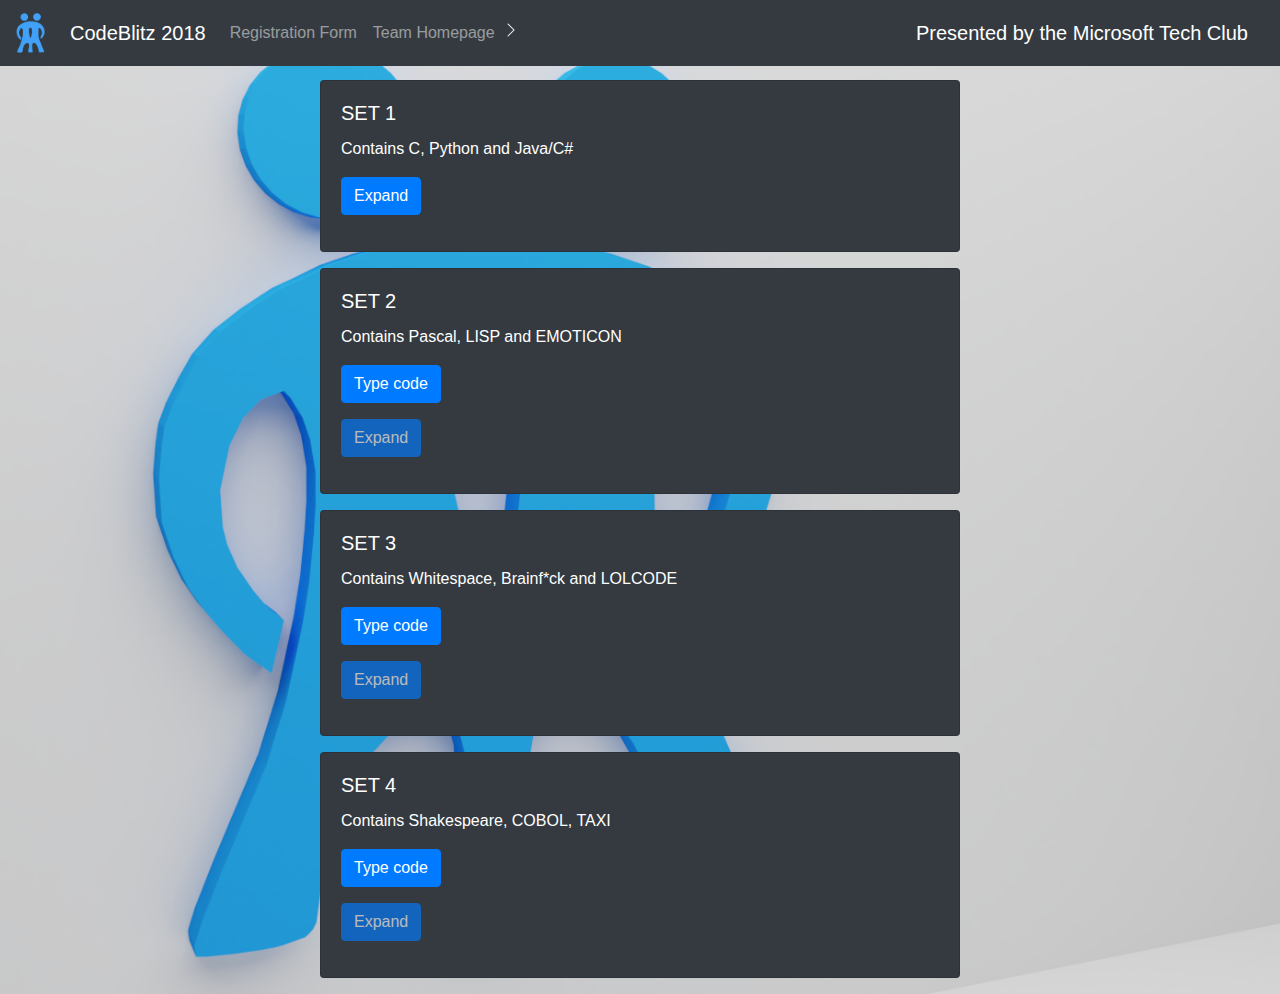
<file: index.html>
<!doctype html>
<html lang="en">
  <head>
    <!-- Required meta tags -->
    <meta charset="utf-8">
    <meta name="viewport" content="width=device-width, initial-scale=1, shrink-to-fit=no">

    <!-- Bootstrap CSS -->
    <link rel="stylesheet" href="https://maxcdn.bootstrapcdn.com/bootstrap/4.0.0/css/bootstrap.min.css" integrity="sha384-Gn5384xqQ1aoWXA+058RXPxPg6fy4IWvTNh0E263XmFcJlSAwiGgFAW/dAiS6JXm" crossorigin="anonymous">
    <link rel="stylesheet" href="css/custom.css">
    <link rel="icon" href="img/logo1.png">
    <title>CodeBlitz 2018</title>
  </head>
  <body background="img/test3.png">
      <!-- Navigation Bar -->
        
      <nav class="navbar navbar-expand-lg navbar-dark bg-dark fixed-top">
              <a class="navbar-brand order-1" href="#">
                  Presented by the Microsoft Tech Club
              </a>
            <a class="navbar-brand" href="#">
                  <img src="img/logo1.png" width="30" alt="">
            </a>
            <a class="navbar-brand display-1 ml-2" href="#">CodeBlitz 2018</a>
            
            <button class="navbar-toggler" type="button" data-toggle="collapse" data-target="#navbarNav" aria-controls="navbarNav" aria-expanded="false" aria-label="Toggle navigation">
              <span class="navbar-toggler-icon"></span>
            </button>
            <div class="collapse navbar-collapse" id="navbarNav">
              <ul class="navbar-nav">
                  <li class="nav-item">
                      <a class="nav-link" href="https://goo.gl/forms/WQgssxmDxcJe5GBg1" data-toggle="tooltip" data-placement="bottom" title="Registration Form"  target="_blank">Registration Form<span class="sr-only">(current)</span></a>
                    </li>
                  
                <li class="nav-item">
                  <a class="nav-link" href="participant.html" data-toggle="tooltip" data-placement="bottom" title="Click here to go to homepage!">Team Homepage<span class="sr-only">(current)</span></a>
                </li>
                <li class="nav-item">
                    <img src="img/arrow.png" alt="" width="16" class="mt-2">
                </li>
              </ul>
            </div>
          </nav>

        <!-- /Navigation Bar -->
    <!-- Sets -->
    
    <div class="card text-white bg-dark mb-3 mx-auto" style="max-width: 40rem; margin-top:5rem;">
        
        <div class="card-body">
          <h5 class="card-title">SET 1</h5>
          <p class="card-text">Contains C, Python and Java/C#</p>
          <p>
            <a class="btn btn-primary" data-toggle="collapse" href="#collapseExample" role="button" aria-expanded="false" aria-controls="collapseExample">
                  Expand
            </a>
            <div class="collapse" id="collapseExample">
                <div class="card card-body">
                    <a class="text-info" href="c.html" target=\"_blank\">C</a>
                    <a class="text-info" href="python.html" target=\"_blank\">Python</a>
                    <a class="text-info" href="csharp.html" target=\"_blank\">C#</a>
                </div>
            </div>
        </p>
        
        
        </div>
    </div>

    <div class="card text-white bg-dark mb-3 mx-auto" style="max-width: 40rem;" id="set2Card">
        
        <div class="card-body">
            <h5 class="card-title">SET 2</h5>
            <p class="card-text">Contains Pascal, LISP and EMOTICON</p>
            <script src="js/test1.js"></script>
            
        </div>
    </div>

    <div class="card text-white bg-dark mb-3 mx-auto" style="max-width: 40rem;">
        
        <div class="card-body">
            <h5 class="card-title">SET 3</h5>
            <p class="card-text">Contains Whitespace, Brainf*ck and LOLCODE</p>
            <script src="js/test2.js"></script>

            <!-- Enter code for SET 3 -->

        </div>
    </div>

    <div class="card text-white bg-dark card-outline-primary mb-3 mx-auto" style="max-width: 40rem;">
        
        <div class="card-body">
          <h5 class="card-title">SET 4</h5>
          <p class="card-text">Contains Shakespeare, COBOL, TAXI</p>
          <script src="js/test3.js"></script>
        </div>
    </div>
    <!-- /Categories --> 

    <!-- Optional JavaScript -->
    <!-- jQuery first, then Popper.js, then Bootstrap JS -->
    <script src="https://code.jquery.com/jquery-3.2.1.slim.min.js" integrity="sha384-KJ3o2DKtIkvYIK3UENzmM7KCkRr/rE9/Qpg6aAZGJwFDMVNA/GpGFF93hXpG5KkN" crossorigin="anonymous"></script>
    <script src="https://cdnjs.cloudflare.com/ajax/libs/popper.js/1.12.9/umd/popper.min.js" integrity="sha384-ApNbgh9B+Y1QKtv3Rn7W3mgPxhU9K/ScQsAP7hUibX39j7fakFPskvXusvfa0b4Q" crossorigin="anonymous"></script>
    <script src="https://maxcdn.bootstrapcdn.com/bootstrap/4.0.0/js/bootstrap.min.js" integrity="sha384-JZR6Spejh4U02d8jOt6vLEHfe/JQGiRRSQQxSfFWpi1MquVdAyjUar5+76PVCmYl" crossorigin="anonymous"></script>
  </body>
</file>
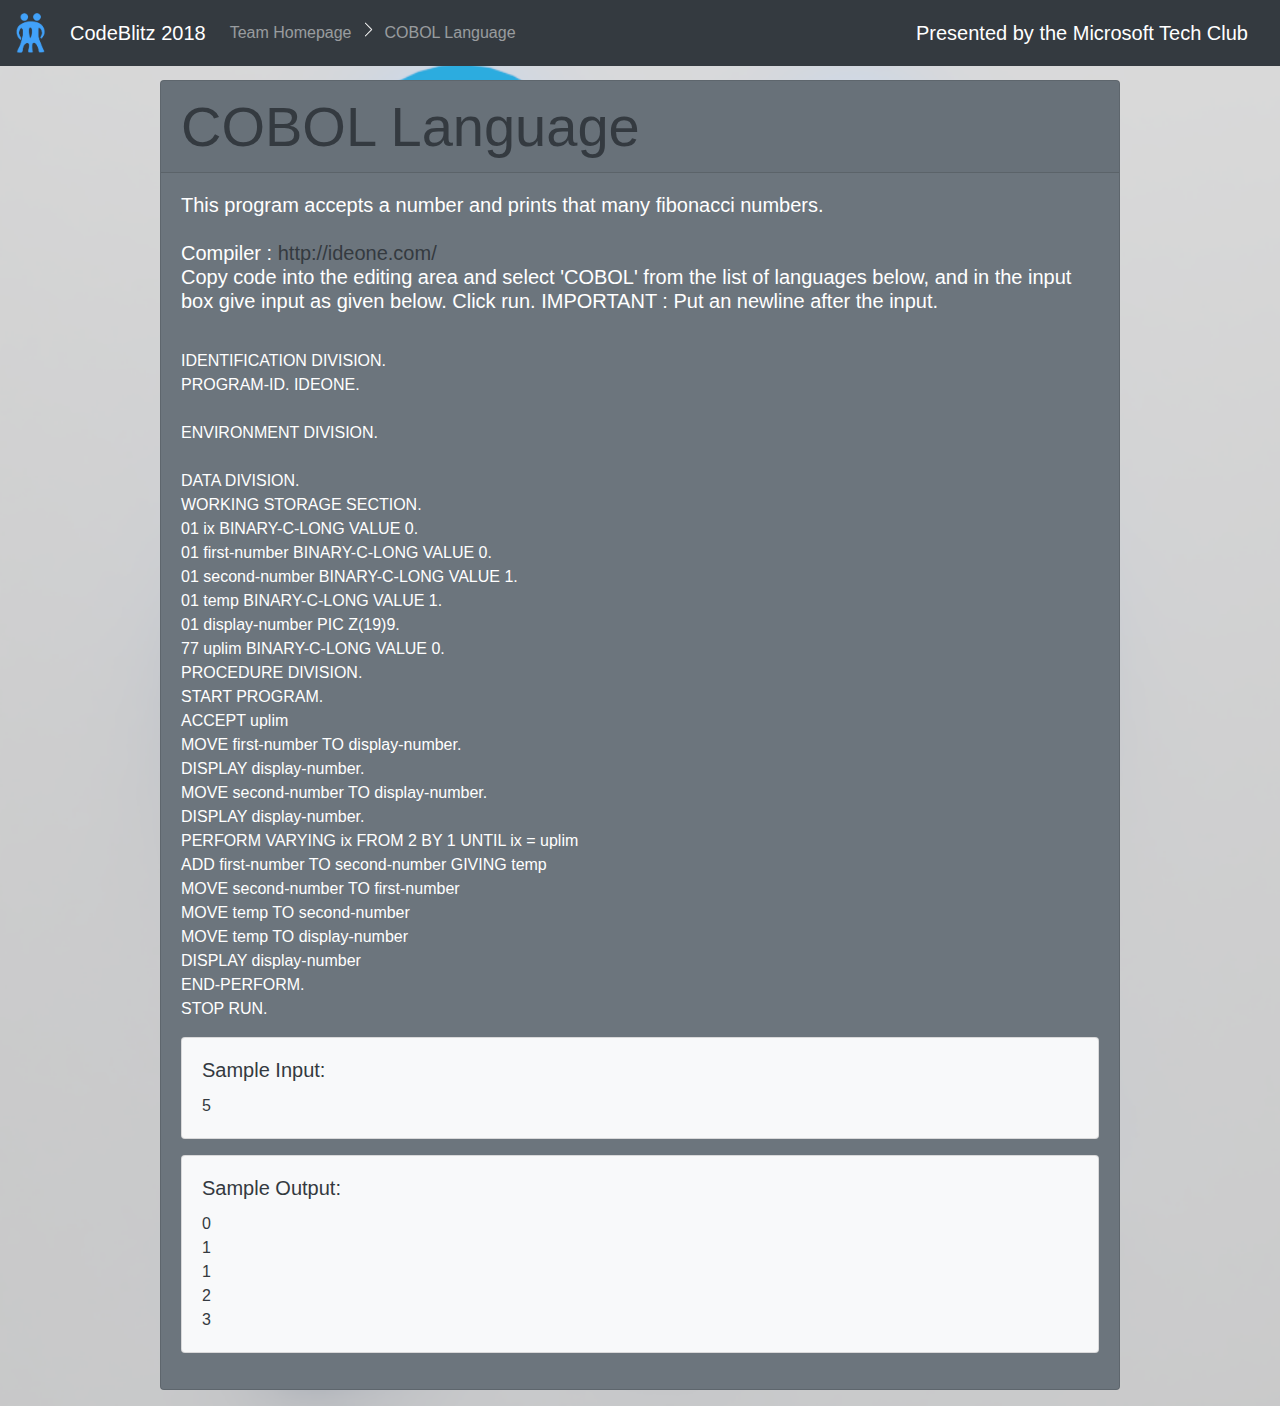
<file: 129cobol5674.html>
<!doctype html>
<html lang="en">
  <head>
    <!-- Required meta tags -->
    <meta charset="utf-8">
    <meta name="viewport" content="width=device-width, initial-scale=1, shrink-to-fit=no">

    <!-- Bootstrap CSS -->
    <link rel="stylesheet" href="https://maxcdn.bootstrapcdn.com/bootstrap/4.0.0/css/bootstrap.min.css" integrity="sha384-Gn5384xqQ1aoWXA+058RXPxPg6fy4IWvTNh0E263XmFcJlSAwiGgFAW/dAiS6JXm" crossorigin="anonymous">
    <link rel="stylesheet" href="css/custom.css">
    <link rel="icon" href="img/logo1.png">
    <title>CodeBlitz 2018</title>
  </head>
  <body>
      
  
      <nav class="navbar navbar-expand-lg navbar-dark bg-dark fixed-top">
          <a class="navbar-brand order-1" href="#">
              Presented by the Microsoft Tech Club
          </a>
        <a class="navbar-brand" href="#">
              <img src="img/logo1.png" width="30" alt="">
        </a>
        <a class="navbar-brand display-1 ml-2" href="#">CodeBlitz 2018</a>
        
        <button class="navbar-toggler" type="button" data-toggle="collapse" data-target="#navbarNav" aria-controls="navbarNav" aria-expanded="false" aria-label="Toggle navigation">
          <span class="navbar-toggler-icon"></span>
        </button>
        <div class="collapse navbar-collapse" id="navbarNav">
          <ul class="navbar-nav">
            <li class="nav-item">
              <a class="nav-link" href="index.html" data-toggle="tooltip" data-placement="bottom" title="Click here to head to homepage!">Team Homepage<span class="sr-only">(current)</span></a>
            </li>
            <li class="nav-item">
                <img src="img/arrow.png" alt="" width="17" class="mt-2">
            </li>
            <li class="nav-item">
                <a class="nav-link" href="129cobol5674.html" data-toggle="tooltip" data-placement="bottom" title="Current Language">COBOL Language<span class="sr-only">(current)</span></a>
            </li>
            
          </ul>
        </div>
      </nav>
    <!-- Question -->

    <div class="card text-white bg-secondary mb-3 mx-auto" style="max-width: 60rem; margin-top: 5rem;">
        <div class="card-header display-4 text-dark">COBOL Language</div>
        <div class="card-body">
          <h5 class="card-title">This program accepts a number and prints that many fibonacci numbers. <br/><br />
            Compiler : <a href="http://ideone.com/" class="text-dark">http://ideone.com/</a><br />
              Copy code into the editing area and select 'COBOL' from the list of languages below, and in the input box give input as given below. Click run.
              IMPORTANT : Put an newline after the input.</h5>
          <p class="card-text">
            <br />
              IDENTIFICATION DIVISION.<br />
              PROGRAM-ID. IDEONE.<br /><br />
            
              ENVIRONMENT DIVISION.<br /><br />
            
              DATA DIVISION.<br />
              WORKING STORAGE SECTION.<br />
              01  ix                    BINARY-C-LONG VALUE 0.<br />
              01  first-number          BINARY-C-LONG VALUE 0.<br />
              01  second-number         BINARY-C-LONG VALUE 1.<br />
              01  temp		          BINARY-C-LONG VALUE 1.<br />
              01  display-number        PIC Z(19)9.<br />
              77  uplim				  BINARY-C-LONG VALUE 0.<br />
              PROCEDURE DIVISION.<br />
              START PROGRAM.<br />
                ACCEPT uplim<br />
                MOVE first-number TO display-number.<br />
                DISPLAY display-number.<br />
                MOVE second-number TO display-number.<br />
                DISPLAY display-number.<br />
                PERFORM VARYING ix FROM 2 BY 1 UNTIL ix = uplim<br />
                  ADD first-number TO second-number GIVING temp<br />
                  MOVE second-number TO first-number<br />
                  MOVE temp TO second-number<br />
                  MOVE temp TO display-number<br />
                  DISPLAY display-number<br />
                END-PERFORM.<br />
                STOP RUN.<br />
                <div class="card bg-light mb-3 mt-3 text-dark" style="max-width: 60rem;">
      
                    <div class="card-body">
                      <h5 class="card-title">Sample Input:</h5>
                      <p class="card-text">
                          5
                      </p>
                    </div>
                </div>
                <div class="card bg-light mb-3 mt-3 text-dark" style="max-width: 60rem;">
      
                    <div class="card-body">
                      <h5 class="card-title">Sample Output:</h5>
                      <p class="card-text">
                          0<br />
                          1<br />
                   1<br />
                   2<br />
                   3<br />
                      </p>
                    </div>
                </div>
          </p>
        </div>
      </div>
    
    <!-- /Question --> 

    <!-- Optional JavaScript -->
    <!-- jQuery first, then Popper.js, then Bootstrap JS -->
    <script src="https://code.jquery.com/jquery-3.2.1.slim.min.js" integrity="sha384-KJ3o2DKtIkvYIK3UENzmM7KCkRr/rE9/Qpg6aAZGJwFDMVNA/GpGFF93hXpG5KkN" crossorigin="anonymous"></script>
    <script src="https://cdnjs.cloudflare.com/ajax/libs/popper.js/1.12.9/umd/popper.min.js" integrity="sha384-ApNbgh9B+Y1QKtv3Rn7W3mgPxhU9K/ScQsAP7hUibX39j7fakFPskvXusvfa0b4Q" crossorigin="anonymous"></script>
    <script src="https://maxcdn.bootstrapcdn.com/bootstrap/4.0.0/js/bootstrap.min.js" integrity="sha384-JZR6Spejh4U02d8jOt6vLEHfe/JQGiRRSQQxSfFWpi1MquVdAyjUar5+76PVCmYl" crossorigin="anonymous"></script>
  </body>
</file>
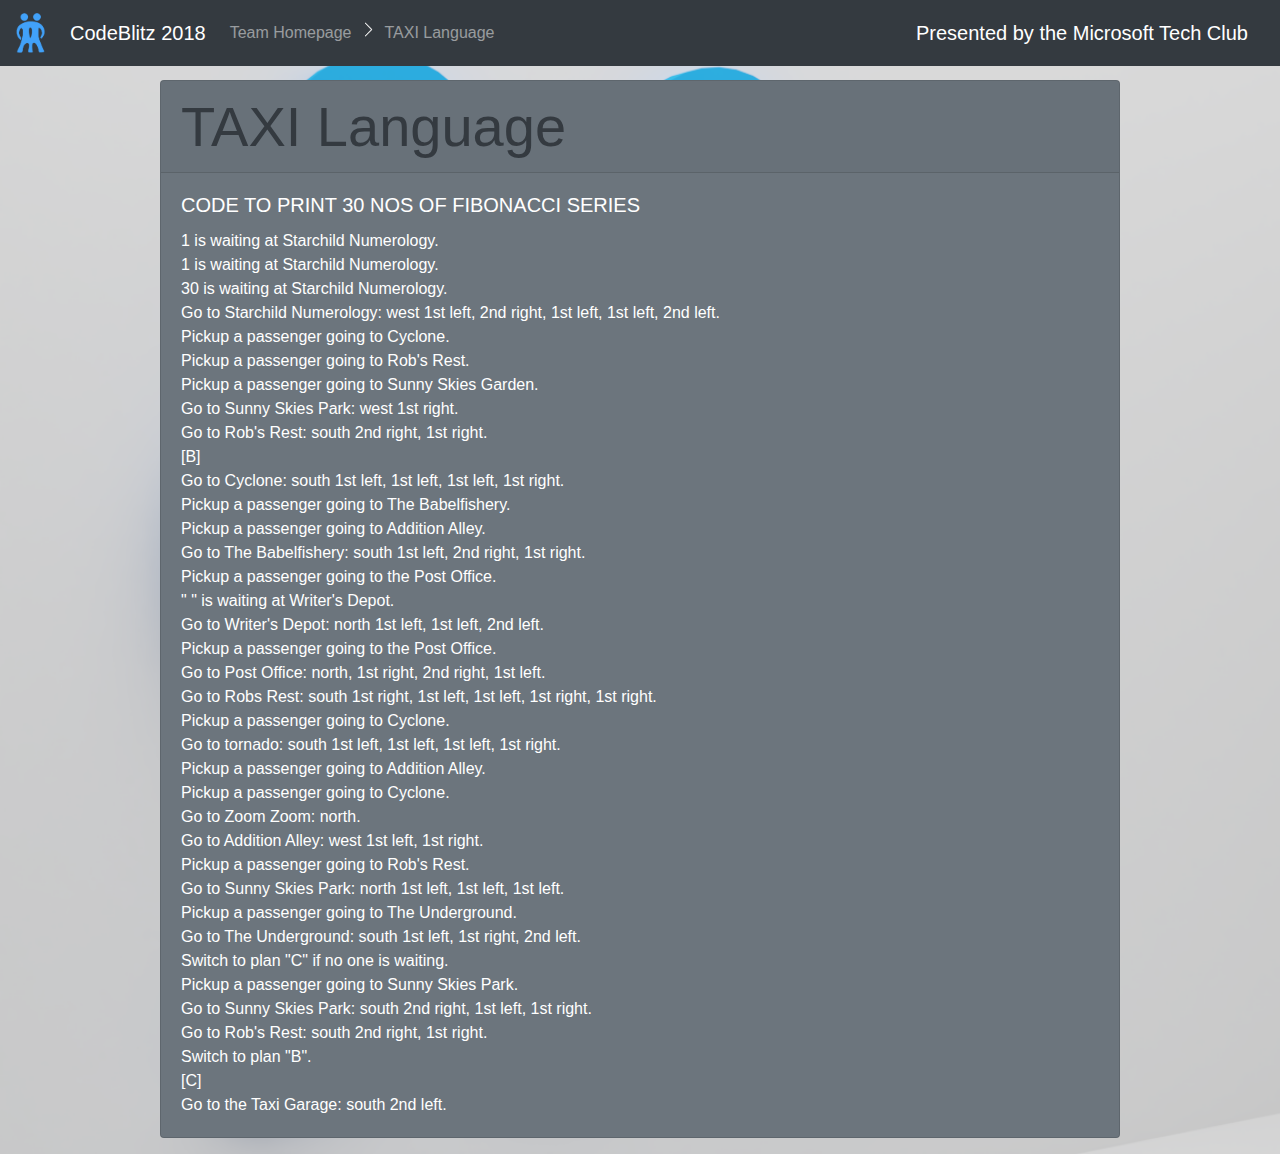
<file: 23o65ok987.html>
<!doctype html>
<html lang="en">
  <head>
    <!-- Required meta tags -->
    <meta charset="utf-8">
    <meta name="viewport" content="width=device-width, initial-scale=1, shrink-to-fit=no">

    <!-- Bootstrap CSS -->
    <link rel="stylesheet" href="https://maxcdn.bootstrapcdn.com/bootstrap/4.0.0/css/bootstrap.min.css" integrity="sha384-Gn5384xqQ1aoWXA+058RXPxPg6fy4IWvTNh0E263XmFcJlSAwiGgFAW/dAiS6JXm" crossorigin="anonymous">
    <link rel="stylesheet" href="css/custom.css">
    <link rel="icon" href="img/logo1.png">
    <title>CodeBlitz 2018</title>
  </head>
  <body>
      
  
      <nav class="navbar navbar-expand-lg navbar-dark bg-dark fixed-top">
          <a class="navbar-brand order-1" href="#">
              Presented by the Microsoft Tech Club
          </a>
        <a class="navbar-brand" href="#">
              <img src="img/logo1.png" width="30" alt="">
        </a>
        <a class="navbar-brand display-1 ml-2" href="#">CodeBlitz 2018</a>
        
        <button class="navbar-toggler" type="button" data-toggle="collapse" data-target="#navbarNav" aria-controls="navbarNav" aria-expanded="false" aria-label="Toggle navigation">
          <span class="navbar-toggler-icon"></span>
        </button>
        <div class="collapse navbar-collapse" id="navbarNav">
          <ul class="navbar-nav">
            <li class="nav-item">
              <a class="nav-link" href="index.html" data-toggle="tooltip" data-placement="bottom" title="Click here to head to homepage!">Team Homepage<span class="sr-only">(current)</span></a>
            </li>
            <li class="nav-item">
                <img src="img/arrow.png" alt="" width="17" class="mt-2">
            </li>
            <li class="nav-item">
                <a class="nav-link" href="23o65ok987.html" data-toggle="tooltip" data-placement="bottom" title="Current Language">TAXI Language<span class="sr-only">(current)</span></a>
            </li>
            
          </ul>
        </div>
      </nav>
    <!-- Question -->

    <div class="card text-white bg-secondary mb-3 mx-auto" style="max-width: 60rem; margin-top: 5rem;">
        <div class="card-header display-4 text-dark">TAXI Language</div>
        <div class="card-body">
          <h5 class="card-title">CODE TO PRINT 30 NOS OF FIBONACCI SERIES</h5>
          <p class="card-text">
              1 is waiting at Starchild Numerology.<br />
              1 is waiting at Starchild Numerology.<br />
              30 is waiting at Starchild Numerology.<br />
              Go to Starchild Numerology: west 1st left, 2nd right, 1st left, 1st left, 2nd left.<br />
              Pickup a passenger going to Cyclone.<br />
              Pickup a passenger going to Rob's Rest.<br />
              Pickup a passenger going to Sunny Skies Garden.<br />
              Go to Sunny Skies Park: west 1st right.<br />
              Go to Rob's Rest: south 2nd right, 1st right.<br />
              [B]<br />
              Go to Cyclone: south 1st left, 1st left, 1st left, 1st right.<br />
              Pickup a passenger going to The Babelfishery.<br />
              Pickup a passenger going to Addition Alley.<br />
              Go to The Babelfishery: south 1st left, 2nd right, 1st right.<br />
              Pickup a passenger going to the Post Office.<br />
              " " is waiting at Writer's Depot.<br />
              Go to Writer's Depot: north 1st left, 1st left, 2nd left.<br />
              Pickup a passenger going to the Post Office.<br />
              Go to Post Office: north, 1st right, 2nd right, 1st left.<br />
              Go to Robs Rest: south 1st right, 1st left, 1st left, 1st right, 1st right.<br />
              Pickup a passenger going to Cyclone.<br />
              Go to tornado: south 1st left, 1st left, 1st left, 1st right.<br />
              Pickup a passenger going to Addition Alley.<br />
              Pickup a passenger going to Cyclone.<br />
              Go to Zoom Zoom: north.<br />
              Go to Addition Alley: west 1st left, 1st right.<br />
              Pickup a passenger going to Rob's Rest.<br />
              Go to Sunny Skies Park: north 1st left, 1st left, 1st left.<br />
              Pickup a passenger going to The Underground.<br />
              Go to The Underground: south 1st left, 1st right, 2nd left.<br />
              Switch to plan "C" if no one is waiting.<br />
              Pickup a passenger going to Sunny Skies Park.<br />
              Go to Sunny Skies Park: south 2nd right, 1st left, 1st right.<br />
              Go to Rob's Rest: south 2nd right, 1st right.<br />
              Switch to plan "B".<br />
              [C]<br />
              Go to the Taxi Garage: south 2nd left.<br />
          </p>
        </div>
      </div>
    
    <!-- /Question --> 

    <!-- Optional JavaScript -->
    <!-- jQuery first, then Popper.js, then Bootstrap JS -->
    <script src="https://code.jquery.com/jquery-3.2.1.slim.min.js" integrity="sha384-KJ3o2DKtIkvYIK3UENzmM7KCkRr/rE9/Qpg6aAZGJwFDMVNA/GpGFF93hXpG5KkN" crossorigin="anonymous"></script>
    <script src="https://cdnjs.cloudflare.com/ajax/libs/popper.js/1.12.9/umd/popper.min.js" integrity="sha384-ApNbgh9B+Y1QKtv3Rn7W3mgPxhU9K/ScQsAP7hUibX39j7fakFPskvXusvfa0b4Q" crossorigin="anonymous"></script>
    <script src="https://maxcdn.bootstrapcdn.com/bootstrap/4.0.0/js/bootstrap.min.js" integrity="sha384-JZR6Spejh4U02d8jOt6vLEHfe/JQGiRRSQQxSfFWpi1MquVdAyjUar5+76PVCmYl" crossorigin="anonymous"></script>
  </body>
</file>
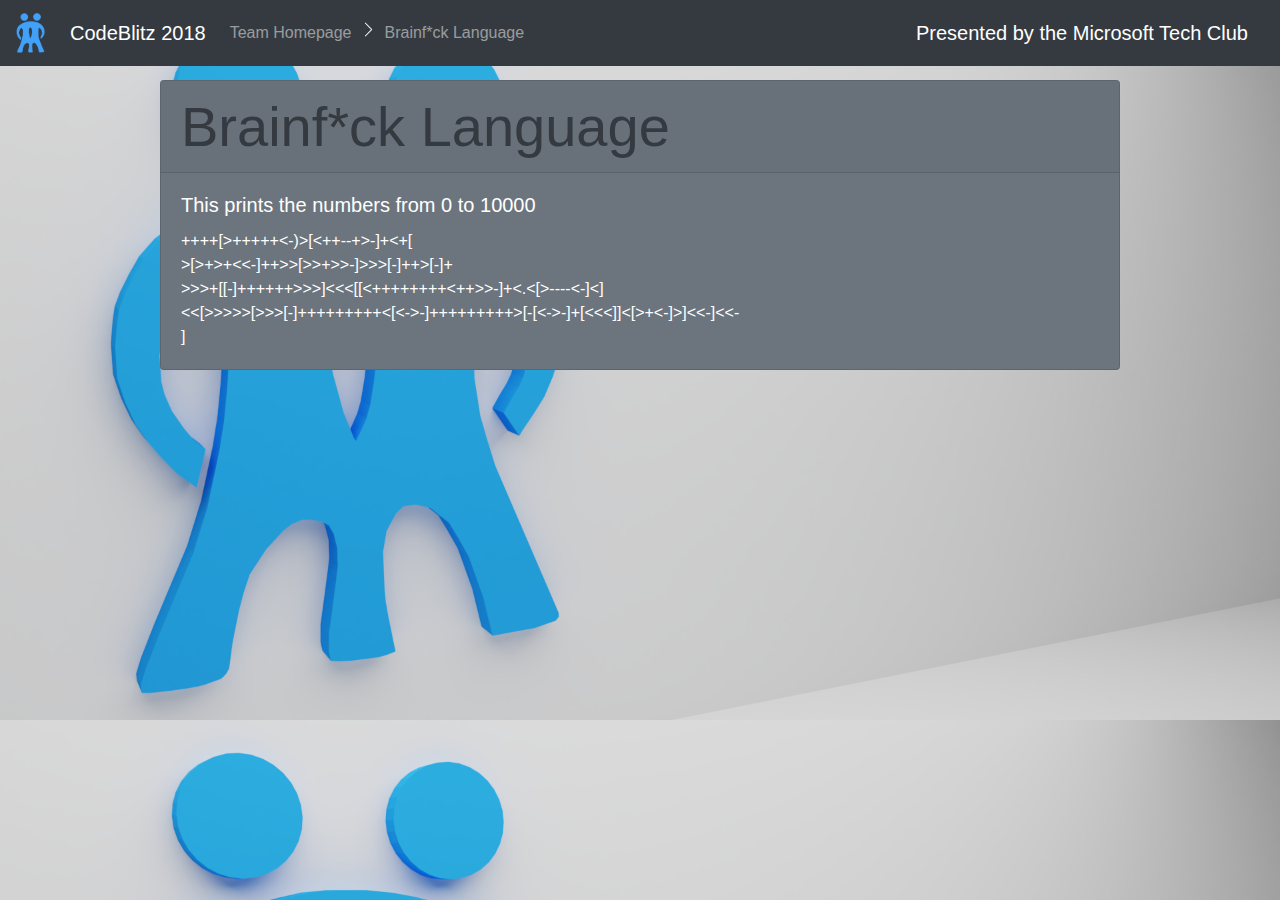
<file: brain5178.html>
<!doctype html>
<html lang="en">
  <head>
    <!-- Required meta tags -->
    <meta charset="utf-8">
    <meta name="viewport" content="width=device-width, initial-scale=1, shrink-to-fit=no">

    <!-- Bootstrap CSS -->
    <link rel="stylesheet" href="https://maxcdn.bootstrapcdn.com/bootstrap/4.0.0/css/bootstrap.min.css" integrity="sha384-Gn5384xqQ1aoWXA+058RXPxPg6fy4IWvTNh0E263XmFcJlSAwiGgFAW/dAiS6JXm" crossorigin="anonymous">
    <link rel="stylesheet" href="css/custom.css">
    <link rel="icon" href="img/logo1.png">
    <title>CodeBlitz 2018</title>
  </head>
  <body>
      
  
      <nav class="navbar navbar-expand-lg navbar-dark bg-dark fixed-top">
          <a class="navbar-brand order-1" href="#">
              Presented by the Microsoft Tech Club
          </a>
        <a class="navbar-brand" href="#">
              <img src="img/logo1.png" width="30" alt="">
        </a>
        <a class="navbar-brand display-1 ml-2" href="#">CodeBlitz 2018</a>
        
        <button class="navbar-toggler" type="button" data-toggle="collapse" data-target="#navbarNav" aria-controls="navbarNav" aria-expanded="false" aria-label="Toggle navigation">
          <span class="navbar-toggler-icon"></span>
        </button>
        <div class="collapse navbar-collapse" id="navbarNav">
          <ul class="navbar-nav">
            <li class="nav-item">
              <a class="nav-link" href="index.html" data-toggle="tooltip" data-placement="bottom" title="Click here to head to homepage!">Team Homepage<span class="sr-only">(current)</span></a>
            </li>
            <li class="nav-item">
                <img src="img/arrow.png" alt="" width="17" class="mt-2">
            </li>
            <li class="nav-item">
                <a class="nav-link" href="brain5178.html" data-toggle="tooltip" data-placement="bottom" title="Current Language">Brainf*ck Language<span class="sr-only">(current)</span></a>
            </li>
            
          </ul>
        </div>
      </nav>
    <!-- Question -->

    <div class="card text-white bg-secondary mb-3 mx-auto" style="max-width: 60rem; margin-top: 5rem;">
        <div class="card-header display-4 text-dark">Brainf*ck Language</div>
        <div class="card-body">
          <h5 class="card-title">This prints the numbers from 0 to 10000</h5>
          <p class="card-text">
              ++++[>+++++&lt;-)>[&lt;++--+>-]+&lt;+[<br />
              >[>+>+&lt;&lt;-]++>>[>>+>>-]>>>[-]++>[-]+<br />
              >>>+[[-]++++++>>>]&lt;&lt;&lt;[[&lt;++++++++&lt;++>>-]+&lt;.&lt;[>----&lt;-]&lt;]<br />
              &lt;&lt;[>>>>>[>>>[-]+++++++++&lt;[&lt;->-]+++++++++>[-[&lt;->-]+[&lt;&lt;&lt;]]&lt;[>+&lt;-]>]&lt;&lt;-]&lt;&lt;-<br />
          ]<br />

          </p>
        </div>
      </div>
    
    <!-- /Question --> 

    <!-- Optional JavaScript -->
    <!-- jQuery first, then Popper.js, then Bootstrap JS -->
    <script src="https://code.jquery.com/jquery-3.2.1.slim.min.js" integrity="sha384-KJ3o2DKtIkvYIK3UENzmM7KCkRr/rE9/Qpg6aAZGJwFDMVNA/GpGFF93hXpG5KkN" crossorigin="anonymous"></script>
    <script src="https://cdnjs.cloudflare.com/ajax/libs/popper.js/1.12.9/umd/popper.min.js" integrity="sha384-ApNbgh9B+Y1QKtv3Rn7W3mgPxhU9K/ScQsAP7hUibX39j7fakFPskvXusvfa0b4Q" crossorigin="anonymous"></script>
    <script src="https://maxcdn.bootstrapcdn.com/bootstrap/4.0.0/js/bootstrap.min.js" integrity="sha384-JZR6Spejh4U02d8jOt6vLEHfe/JQGiRRSQQxSfFWpi1MquVdAyjUar5+76PVCmYl" crossorigin="anonymous"></script>
  </body>
</file>
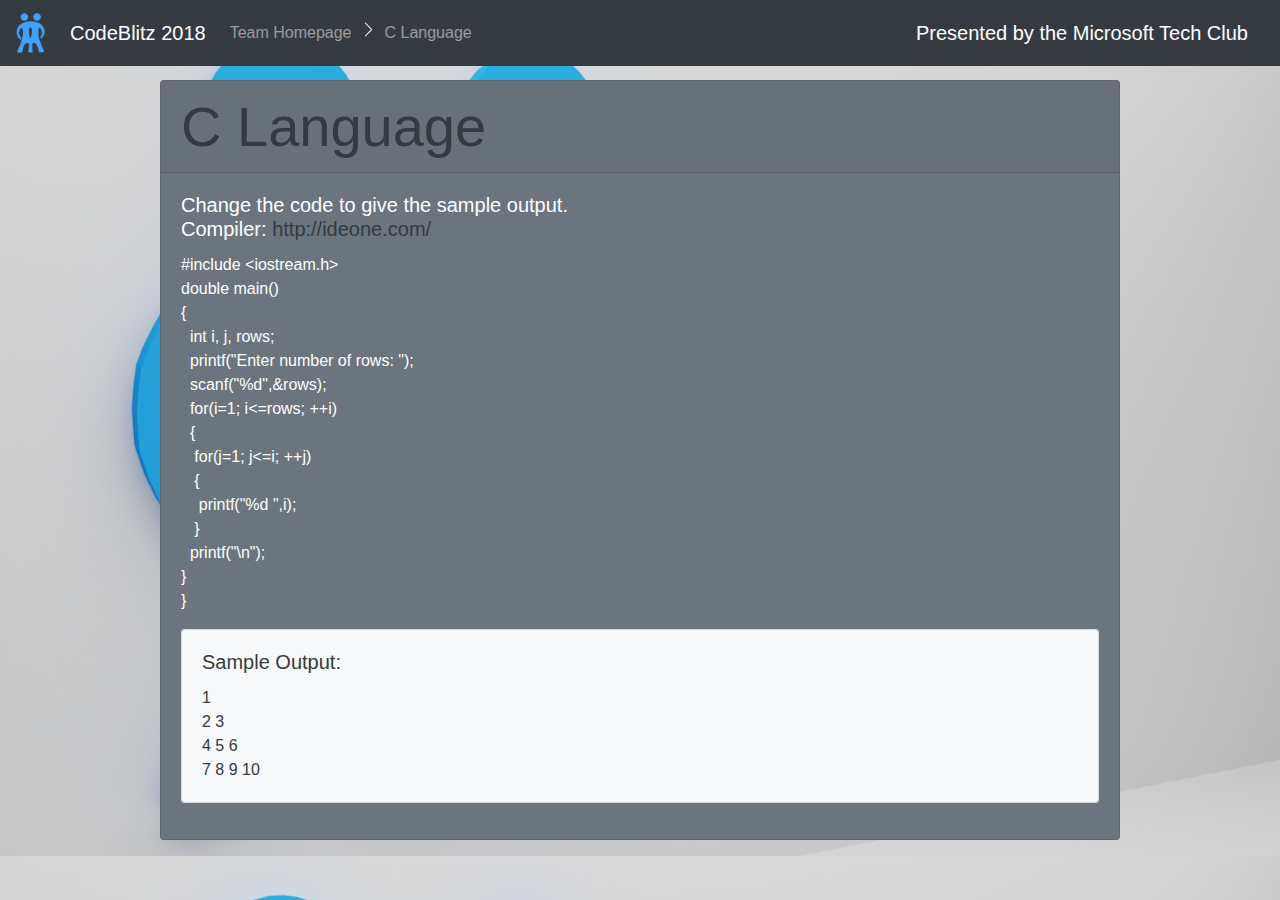
<file: c.html>
<!doctype html>
<html lang="en">
  <head>
    <!-- Required meta tags -->
    <meta charset="utf-8">
    <meta name="viewport" content="width=device-width, initial-scale=1, shrink-to-fit=no">

    <!-- Bootstrap CSS -->
    <link rel="stylesheet" href="https://maxcdn.bootstrapcdn.com/bootstrap/4.0.0/css/bootstrap.min.css" integrity="sha384-Gn5384xqQ1aoWXA+058RXPxPg6fy4IWvTNh0E263XmFcJlSAwiGgFAW/dAiS6JXm" crossorigin="anonymous">
    <link rel="stylesheet" href="css/custom.css">
    <link rel="icon" href="img/logo1.png">
    <title>CodeBlitz 2018</title>
  </head>
  <body>
      
  
      <nav class="navbar navbar-expand-lg navbar-dark bg-dark fixed-top">
          <a class="navbar-brand order-1" href="#">
              Presented by the Microsoft Tech Club
          </a>
        <a class="navbar-brand" href="#">
              <img src="img/logo1.png" width="30" alt="">
        </a>
        <a class="navbar-brand display-1 ml-2" href="#">CodeBlitz 2018</a>
        
        <button class="navbar-toggler" type="button" data-toggle="collapse" data-target="#navbarNav" aria-controls="navbarNav" aria-expanded="false" aria-label="Toggle navigation">
          <span class="navbar-toggler-icon"></span>
        </button>
        <div class="collapse navbar-collapse" id="navbarNav">
          <ul class="navbar-nav">
            <li class="nav-item">
              <a class="nav-link" href="index.html" data-toggle="tooltip" data-placement="bottom" title="Click here to head to homepage!">Team Homepage<span class="sr-only">(current)</span></a>
            </li>
            <li class="nav-item">
                <img src="img/arrow.png" alt="" width="17" class="mt-2">
            </li>
            <li class="nav-item">
                <a class="nav-link" href="c.html" data-toggle="tooltip" data-placement="bottom" title="Current Language">C Language<span class="sr-only">(current)</span></a>
            </li>
            
          </ul>
        </div>
      </nav>
    <!-- Question -->

    <div class="card text-white bg-secondary mb-3 mx-auto" style="max-width: 60rem; margin-top: 5rem;">
        <div class="card-header display-4 text-dark">C Language</div>
        <div class="card-body">
          <h5 class="card-title">Change the code to give the sample output.<br />Compiler: <a href="http://ideone.com/" class="text-dark">http://ideone.com/</a></h5>
          <p class="card-text">
              #include &lt;iostream.h&gt;<br />
              double main()<br />
              {<br />&nbsp;&nbsp;int i, j, rows;<br />
              &nbsp;&nbsp;printf("Enter number of rows: ");<br />
                  &nbsp;&nbsp;scanf("%d",&amp;rows);<br />
                  &nbsp;&nbsp;for(i=1; i&lt;=rows; ++i)<br />
                  &nbsp;&nbsp;{<br />
                      &nbsp;&nbsp;&nbsp;for(j=1; j&lt;=i; ++j)<br />
                      &nbsp;&nbsp;&nbsp;{<br />
                        &nbsp;&nbsp;&nbsp;&nbsp;printf("%d ",i);<br />
                        &nbsp;&nbsp;&nbsp;}<br />
                        &nbsp;&nbsp;printf("\n");<br />
                  }<br />
              }

              <div class="card bg-light mb-3 mt-3 text-dark" style="max-width: 60rem;">
      
                  <div class="card-body">
                    <h5 class="card-title">Sample Output:</h5>
                    <p class="card-text">
                        1<br />
2 3<br />
4 5 6<br />
7 8 9 10
                    </p>
                  </div>
              </div>



          </p>
        </div>
      </div>

      
    
    <!-- /Question --> 

    <!-- Optional JavaScript -->
    <!-- jQuery first, then Popper.js, then Bootstrap JS -->
    <script src="https://code.jquery.com/jquery-3.2.1.slim.min.js" integrity="sha384-KJ3o2DKtIkvYIK3UENzmM7KCkRr/rE9/Qpg6aAZGJwFDMVNA/GpGFF93hXpG5KkN" crossorigin="anonymous"></script>
    <script src="https://cdnjs.cloudflare.com/ajax/libs/popper.js/1.12.9/umd/popper.min.js" integrity="sha384-ApNbgh9B+Y1QKtv3Rn7W3mgPxhU9K/ScQsAP7hUibX39j7fakFPskvXusvfa0b4Q" crossorigin="anonymous"></script>
    <script src="https://maxcdn.bootstrapcdn.com/bootstrap/4.0.0/js/bootstrap.min.js" integrity="sha384-JZR6Spejh4U02d8jOt6vLEHfe/JQGiRRSQQxSfFWpi1MquVdAyjUar5+76PVCmYl" crossorigin="anonymous"></script>
  </body>
</file>
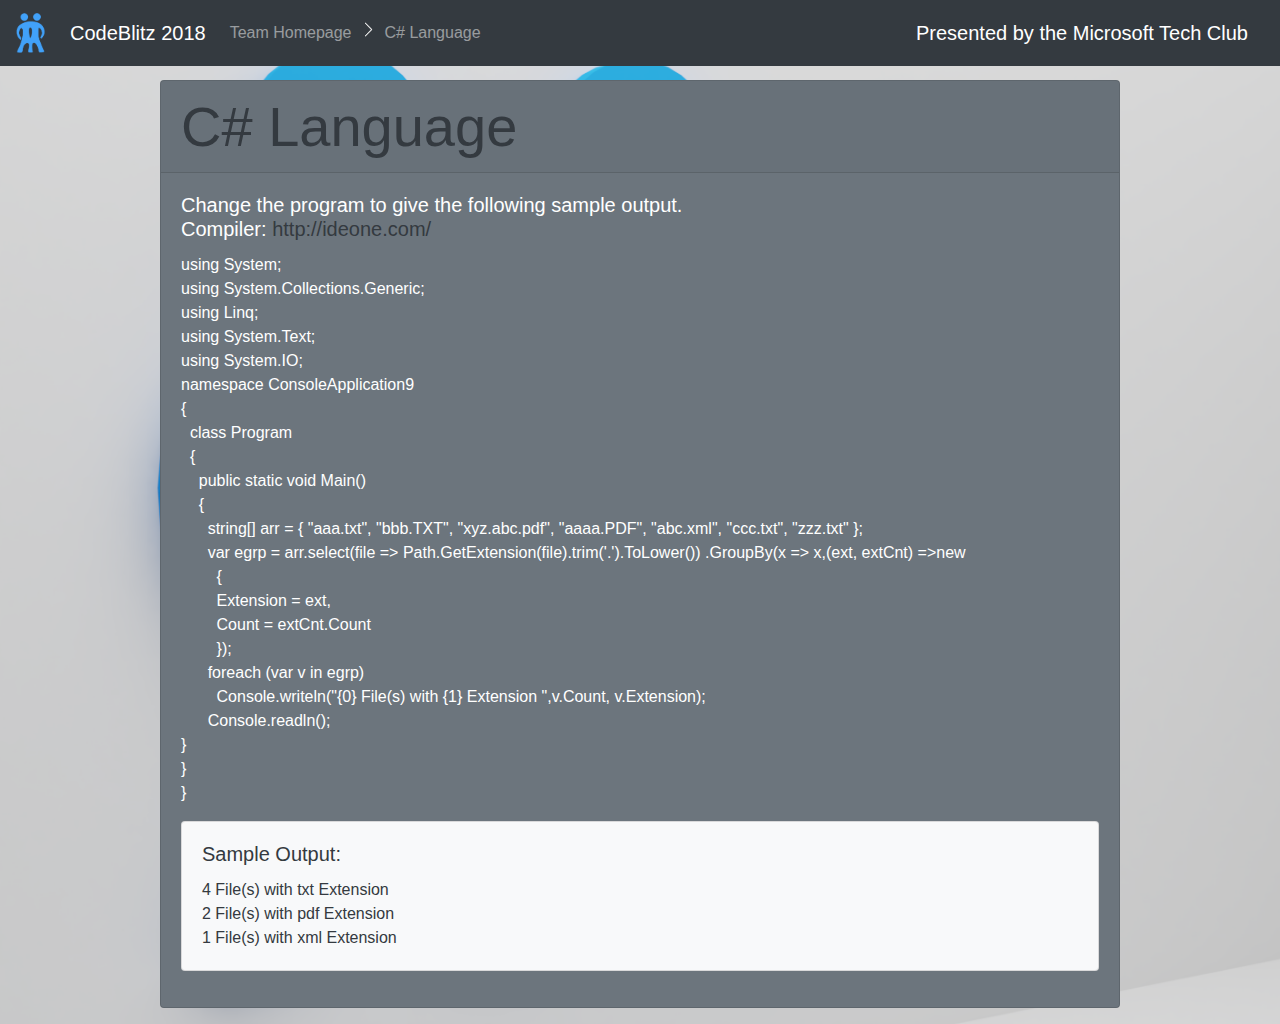
<file: csharp.html>
<!doctype html>
<html lang="en">
  <head>
    <!-- Required meta tags -->
    <meta charset="utf-8">
    <meta name="viewport" content="width=device-width, initial-scale=1, shrink-to-fit=no">

    <!-- Bootstrap CSS -->
    <link rel="stylesheet" href="https://maxcdn.bootstrapcdn.com/bootstrap/4.0.0/css/bootstrap.min.css" integrity="sha384-Gn5384xqQ1aoWXA+058RXPxPg6fy4IWvTNh0E263XmFcJlSAwiGgFAW/dAiS6JXm" crossorigin="anonymous">
    <link rel="stylesheet" href="css/custom.css">
    <link rel="icon" href="img/logo1.png">
    <title>CodeBlitz 2018</title>
  </head>
  <body>
      
  
      <nav class="navbar navbar-expand-lg navbar-dark bg-dark fixed-top">
          <a class="navbar-brand order-1" href="#">
              Presented by the Microsoft Tech Club
          </a>
        <a class="navbar-brand" href="#">
              <img src="img/logo1.png" width="30" alt="">
        </a>
        <a class="navbar-brand display-1 ml-2" href="#">CodeBlitz 2018</a>
        
        <button class="navbar-toggler" type="button" data-toggle="collapse" data-target="#navbarNav" aria-controls="navbarNav" aria-expanded="false" aria-label="Toggle navigation">
          <span class="navbar-toggler-icon"></span>
        </button>
        <div class="collapse navbar-collapse" id="navbarNav">
          <ul class="navbar-nav">
            <li class="nav-item">
              <a class="nav-link" href="index.html" data-toggle="tooltip" data-placement="bottom" title="Click here to head to homepage!">Team Homepage<span class="sr-only">(current)</span></a>
            </li>
            <li class="nav-item">
                <img src="img/arrow.png" alt="" width="17" class="mt-2">
            </li>
            <li class="nav-item">
                <a class="nav-link" href="csharp.html" data-toggle="tooltip" data-placement="bottom" title="Current Language">C# Language<span class="sr-only">(current)</span></a>
            </li>
            
          </ul>
        </div>
      </nav>
    <!-- Question -->

    <div class="card text-white bg-secondary mb-3 mx-auto" style="max-width: 60rem; margin-top: 5rem;">
        <div class="card-header display-4 text-dark">C# Language</div>
        <div class="card-body">
          <h5 class="card-title">Change the program to give the following sample output. <br />Compiler: <a href="http://ideone.com/" class="text-dark">http://ideone.com/</a></h5>
          <p class="card-text">
              using System;<br />

              using System.Collections.Generic;<br />
              
              using Linq;<br />
              
              using System.Text;<br />
              
              using System.IO;<br />
              
              namespace ConsoleApplication9<br />
              
              {<br />
              
                  &nbsp;&nbsp;class Program<br />
              
                  &nbsp;&nbsp;{<br />
              
                    &nbsp;&nbsp;&nbsp;&nbsp;public static void Main()<br />
              
                    &nbsp;&nbsp;&nbsp;&nbsp;{<br />
              
                      &nbsp;&nbsp;&nbsp;&nbsp;&nbsp;&nbsp;string[] arr = { "aaa.txt", "bbb.TXT", "xyz.abc.pdf", "aaaa.PDF", "abc.xml", "ccc.txt", "zzz.txt" };<br />
              
                      &nbsp;&nbsp;&nbsp;&nbsp;&nbsp;&nbsp;var egrp = arr.select(file => Path.GetExtension(file).trim('.').ToLower())
              
                                   .GroupBy(x => x,(ext, extCnt) =>new<br />
              
                                   &nbsp;&nbsp;&nbsp;&nbsp;&nbsp;&nbsp;&nbsp;&nbsp;{<br />
              
                                    &nbsp;&nbsp;&nbsp;&nbsp;&nbsp;&nbsp;&nbsp;&nbsp;Extension = ext,<br />
              
                                    &nbsp;&nbsp;&nbsp;&nbsp;&nbsp;&nbsp;&nbsp;&nbsp;Count = extCnt.Count<br />
              
                                    &nbsp;&nbsp;&nbsp;&nbsp;&nbsp;&nbsp;&nbsp;&nbsp;});<br />
              
               
              
                                    &nbsp;&nbsp;&nbsp;&nbsp;&nbsp;&nbsp;foreach (var v in egrp)<br />
              
                                    &nbsp;&nbsp;&nbsp;&nbsp;&nbsp;&nbsp;&nbsp;&nbsp;Console.writeln("{0} File(s) with {1} Extension ",v.Count, v.Extension);<br />
              
                                    &nbsp;&nbsp;&nbsp;&nbsp;&nbsp;&nbsp;Console.readln();<br />
              
                      }<br />
              
                  }<br />
              
              }<br />
              <div class="card bg-light mb-3 mt-3 text-dark" style="max-width: 60rem;">
      
                  <div class="card-body">
                    <h5 class="card-title">Sample Output:</h5>
                    <p class="card-text">
                        4 File(s) with txt Extension<br />
                        2 File(s) with pdf Extension<br />
                        1 File(s) with xml Extension
                    </p>
                  </div>
              </div>

          </p>
        </div>
      </div>
    
    <!-- /Question --> 

    <!-- Optional JavaScript -->
    <!-- jQuery first, then Popper.js, then Bootstrap JS -->
    <script src="https://code.jquery.com/jquery-3.2.1.slim.min.js" integrity="sha384-KJ3o2DKtIkvYIK3UENzmM7KCkRr/rE9/Qpg6aAZGJwFDMVNA/GpGFF93hXpG5KkN" crossorigin="anonymous"></script>
    <script src="https://cdnjs.cloudflare.com/ajax/libs/popper.js/1.12.9/umd/popper.min.js" integrity="sha384-ApNbgh9B+Y1QKtv3Rn7W3mgPxhU9K/ScQsAP7hUibX39j7fakFPskvXusvfa0b4Q" crossorigin="anonymous"></script>
    <script src="https://maxcdn.bootstrapcdn.com/bootstrap/4.0.0/js/bootstrap.min.js" integrity="sha384-JZR6Spejh4U02d8jOt6vLEHfe/JQGiRRSQQxSfFWpi1MquVdAyjUar5+76PVCmYl" crossorigin="anonymous"></script>
  </body>
</file>
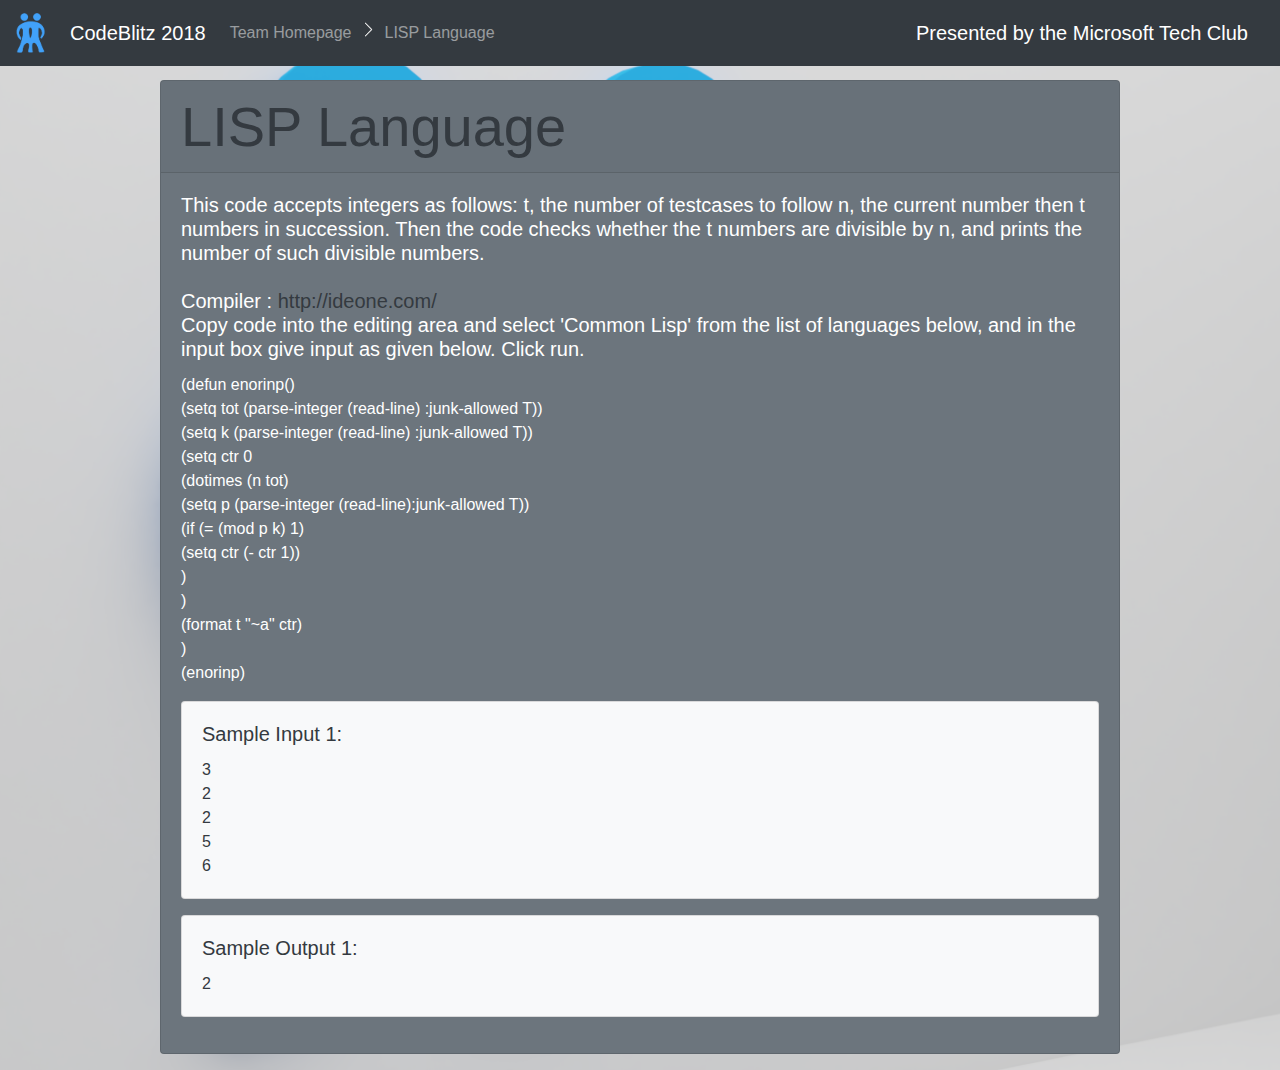
<file: lisp385.html>
<!doctype html>
<html lang="en">
  <head>
    <!-- Required meta tags -->
    <meta charset="utf-8">
    <meta name="viewport" content="width=device-width, initial-scale=1, shrink-to-fit=no">

    <!-- Bootstrap CSS -->
    <link rel="stylesheet" href="https://maxcdn.bootstrapcdn.com/bootstrap/4.0.0/css/bootstrap.min.css" integrity="sha384-Gn5384xqQ1aoWXA+058RXPxPg6fy4IWvTNh0E263XmFcJlSAwiGgFAW/dAiS6JXm" crossorigin="anonymous">
    <link rel="stylesheet" href="css/custom.css">
    <link rel="icon" href="img/logo1.png">
    <title>CodeBlitz 2018</title>
  </head>
  <body>
      
  
      <nav class="navbar navbar-expand-lg navbar-dark bg-dark fixed-top">
          <a class="navbar-brand order-1" href="#">
              Presented by the Microsoft Tech Club
          </a>
        <a class="navbar-brand" href="#">
              <img src="img/logo1.png" width="30" alt="">
        </a>
        <a class="navbar-brand display-1 ml-2" href="#">CodeBlitz 2018</a>
        
        <button class="navbar-toggler" type="button" data-toggle="collapse" data-target="#navbarNav" aria-controls="navbarNav" aria-expanded="false" aria-label="Toggle navigation">
          <span class="navbar-toggler-icon"></span>
        </button>
        <div class="collapse navbar-collapse" id="navbarNav">
          <ul class="navbar-nav">
            <li class="nav-item">
              <a class="nav-link" href="index.html" data-toggle="tooltip" data-placement="bottom" title="Click here to head to homepage!">Team Homepage<span class="sr-only">(current)</span></a>
            </li>
            <li class="nav-item">
                <img src="img/arrow.png" alt="" width="17" class="mt-2">
            </li>
            <li class="nav-item">
                <a class="nav-link" href="lisp385.html" data-toggle="tooltip" data-placement="bottom" title="Current Language">LISP Language<span class="sr-only">(current)</span></a>
            </li>
            
          </ul>
        </div>
      </nav>
    <!-- Question -->

    <div class="card text-white bg-secondary mb-3 mx-auto" style="max-width: 60rem; margin-top: 5rem;">
        <div class="card-header display-4 text-dark">LISP Language</div>
        <div class="card-body">
          <h5 class="card-title">This code accepts integers as follows:
              t, the number of testcases to follow
              n, the current number
              then t numbers in succession.
              Then the code checks whether the t numbers are divisible by n, and prints the number of such divisible numbers.
            <br /><br />
            Compiler : <a href="http://ideone.com/" class="text-dark">http://ideone.com/</a><br /> 
Copy code into the editing area and select 'Common Lisp' from the list of languages below, and in the input box give input as given below. Click run.  
          </h5>
          <p class="card-text">
              (defun enorinp()<br />
              (setq tot (parse-integer (read-line) :junk-allowed T))<br />
              (setq k (parse-integer (read-line) :junk-allowed T))<br />
              (setq ctr 0<br />
              (dotimes (n tot)<br />
                (setq p (parse-integer (read-line):junk-allowed T))<br />
                (if (= (mod p k) 1)<br />
                  (setq ctr (- ctr 1))<br />
                )<br />
              )<br />
              (format t "~a" ctr)<br />
              )<br />
              (enorinp)<br />
              <div class="card bg-light mb-3 mt-3 text-dark" style="max-width: 60rem;">
      
                  <div class="card-body">
                    <h5 class="card-title">Sample Input 1:</h5>
                    <p class="card-text">
                        3<br />
                        2<br />
                        2<br />
                        5<br />
                        6<br />
                    </p>
                  </div>
              </div>
              <div class="card bg-light mb-3 mt-3 text-dark" style="max-width: 60rem;">
      
                  <div class="card-body">
                    <h5 class="card-title">Sample Output 1:</h5>
                    <p class="card-text">
                        2
                    </p>
                  </div>
              </div>
          </p>

        </div>
      </div>
    
    <!-- /Question --> 

    <!-- Optional JavaScript -->
    <!-- jQuery first, then Popper.js, then Bootstrap JS -->
    <script src="https://code.jquery.com/jquery-3.2.1.slim.min.js" integrity="sha384-KJ3o2DKtIkvYIK3UENzmM7KCkRr/rE9/Qpg6aAZGJwFDMVNA/GpGFF93hXpG5KkN" crossorigin="anonymous"></script>
    <script src="https://cdnjs.cloudflare.com/ajax/libs/popper.js/1.12.9/umd/popper.min.js" integrity="sha384-ApNbgh9B+Y1QKtv3Rn7W3mgPxhU9K/ScQsAP7hUibX39j7fakFPskvXusvfa0b4Q" crossorigin="anonymous"></script>
    <script src="https://maxcdn.bootstrapcdn.com/bootstrap/4.0.0/js/bootstrap.min.js" integrity="sha384-JZR6Spejh4U02d8jOt6vLEHfe/JQGiRRSQQxSfFWpi1MquVdAyjUar5+76PVCmYl" crossorigin="anonymous"></script>
  </body>
</file>
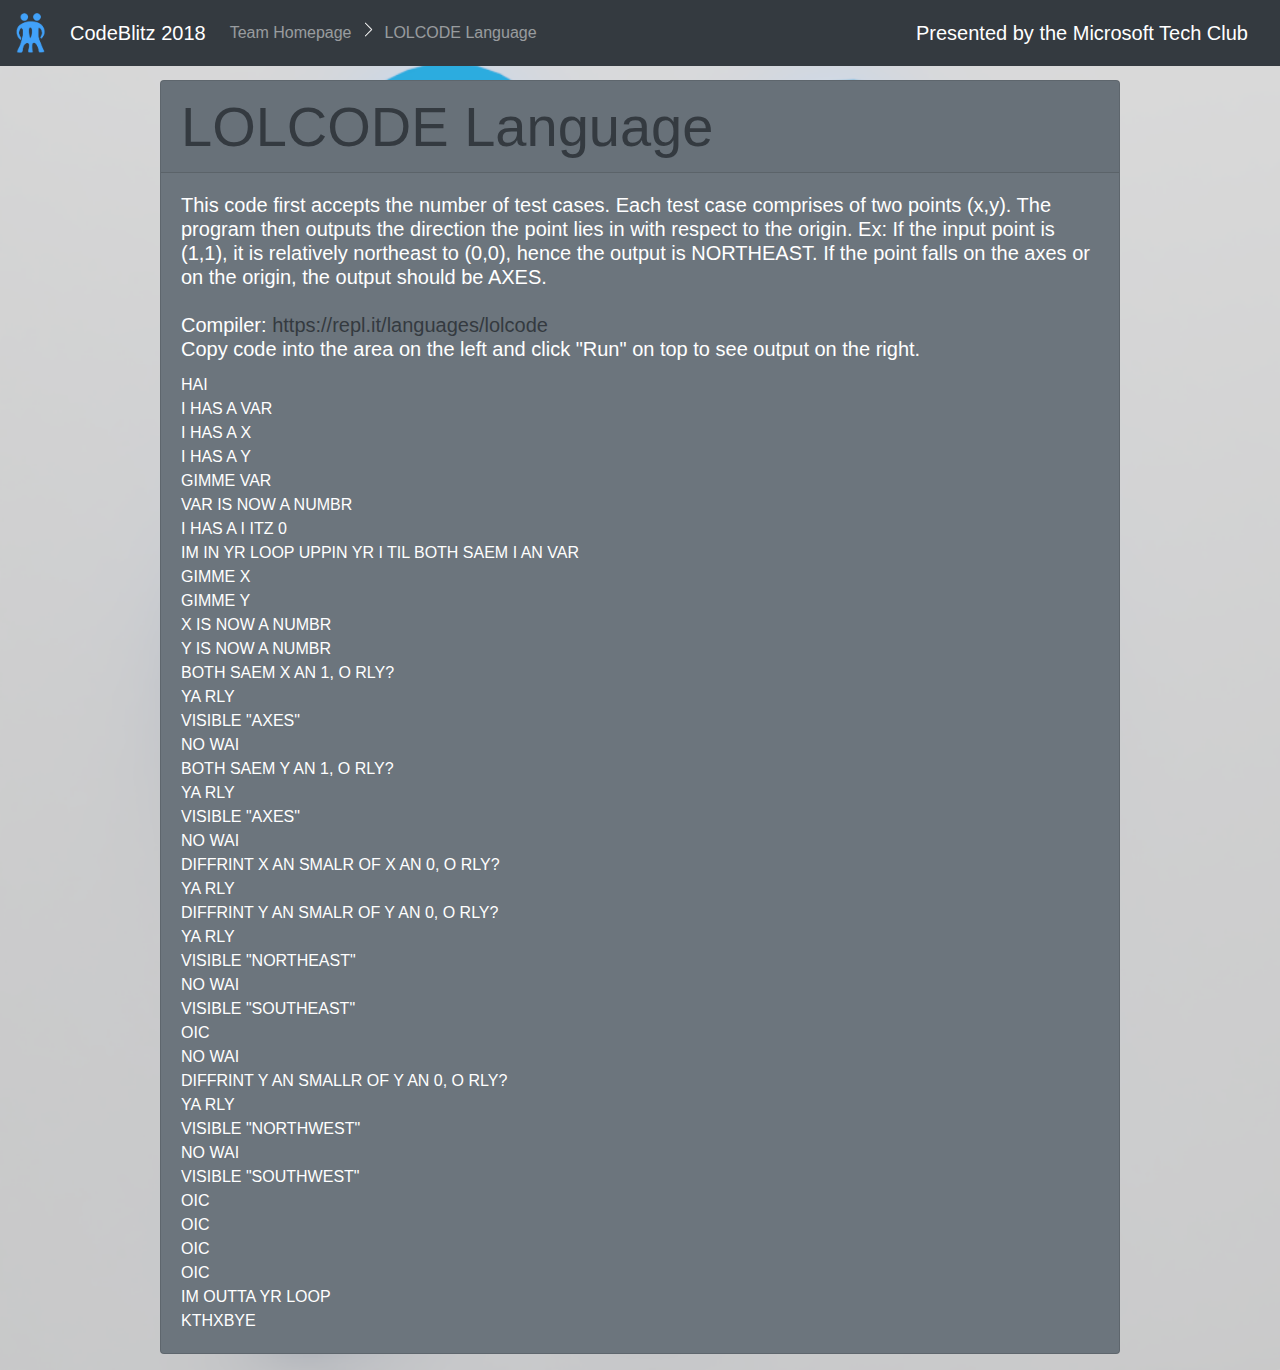
<file: lolcdoe5612.html>
<!doctype html>
<html lang="en">
  <head>
    <!-- Required meta tags -->
    <meta charset="utf-8">
    <meta name="viewport" content="width=device-width, initial-scale=1, shrink-to-fit=no">

    <!-- Bootstrap CSS -->
    <link rel="stylesheet" href="https://maxcdn.bootstrapcdn.com/bootstrap/4.0.0/css/bootstrap.min.css" integrity="sha384-Gn5384xqQ1aoWXA+058RXPxPg6fy4IWvTNh0E263XmFcJlSAwiGgFAW/dAiS6JXm" crossorigin="anonymous">
    <link rel="stylesheet" href="css/custom.css">
    <link rel="icon" href="img/logo1.png">
    <title>CodeBlitz 2018</title>
  </head>
  <body>
      
  
      <nav class="navbar navbar-expand-lg navbar-dark bg-dark fixed-top">
          <a class="navbar-brand order-1" href="#">
              Presented by the Microsoft Tech Club
          </a>
        <a class="navbar-brand" href="#">
              <img src="img/logo1.png" width="30" alt="">
        </a>
        <a class="navbar-brand display-1 ml-2" href="#">CodeBlitz 2018</a>
        
        <button class="navbar-toggler" type="button" data-toggle="collapse" data-target="#navbarNav" aria-controls="navbarNav" aria-expanded="false" aria-label="Toggle navigation">
          <span class="navbar-toggler-icon"></span>
        </button>
        <div class="collapse navbar-collapse" id="navbarNav">
          <ul class="navbar-nav">
            <li class="nav-item">
              <a class="nav-link" href="index.html" data-toggle="tooltip" data-placement="bottom" title="Click here to head to homepage!">Team Homepage<span class="sr-only">(current)</span></a>
            </li>
            <li class="nav-item">
                <img src="img/arrow.png" alt="" width="17" class="mt-2">
            </li>
            <li class="nav-item">
                <a class="nav-link" href="lolcdoe5612.html" data-toggle="tooltip" data-placement="bottom" title="Current Language">LOLCODE Language<span class="sr-only">(current)</span></a>
            </li>
            
          </ul>
        </div>
      </nav>
    <!-- Question -->

    <div class="card text-white bg-secondary mb-3 mx-auto" style="max-width: 60rem; margin-top: 5rem;">
        <div class="card-header display-4 text-dark">LOLCODE Language</div>
        <div class="card-body">
          <h5 class="card-title">This code first accepts the number of test cases. Each test case comprises of two points (x,y). The program then outputs the direction the point lies in with respect to the origin.
              Ex: If the input point is (1,1), it is relatively northeast to (0,0), hence the output is NORTHEAST.
              If the point falls on the axes or on the origin, the output should be AXES.
              <br />
              <br />
              Compiler: <a href="https://repl.it/languages/lolcode" class="text-dark">https://repl.it/languages/lolcode</a><br />
Copy code into the area on the left and click "Run" on top to see output on the right.

            </h5>
          <p class="card-text">
              HAI<br />

              I HAS A VAR<br />
              
              I HAS A X<br />
              
              I HAS A Y<br />
              
              GIMME VAR<br />
              
              VAR IS NOW A NUMBR<br />
              
              I HAS A I ITZ 0<br />
              
              IM IN YR LOOP UPPIN YR I TIL BOTH SAEM I AN VAR<br />
              
                GIMME X<br />
               
               GIMME Y<br />
               
               X IS NOW A NUMBR<br />
              
                Y IS NOW A NUMBR<br />
              
                BOTH SAEM X AN 1, O RLY?<br />
              
                YA RLY<br />
              
                  VISIBLE "AXES"<br />
              
                NO WAI<br />
              
                  BOTH SAEM Y AN 1, O RLY?<br />
              
                  YA RLY<br />
              
                    VISIBLE "AXES"<br />
              
                  NO WAI<br />
              
                    DIFFRINT X AN SMALR OF X AN 0, O RLY?<br />
              
                    YA RLY<br />
              
                      DIFFRINT Y AN SMALR OF Y AN 0, O RLY?<br />
              
                      YA RLY<br />
              
                        VISIBLE "NORTHEAST"<br />
              
                      NO WAI<br />
              
                        VISIBLE "SOUTHEAST"<br />
              
                      OIC<br />
              
                    NO WAI<br />
              
                      DIFFRINT Y AN SMALLR OF Y AN 0, O RLY?<br />
              
                      YA RLY<br />
              
                        VISIBLE "NORTHWEST"<br />
              
                      NO WAI<br />
              
                        VISIBLE "SOUTHWEST"<br />
              
                      OIC<br />
              
                    OIC<br />
              
                  OIC<br />
              
                OIC<br />
              
              IM OUTTA YR LOOP<br />
              
              KTHXBYE<br />

          </p>
        </div>
      </div>
    
    <!-- /Question --> 

    <!-- Optional JavaScript -->
    <!-- jQuery first, then Popper.js, then Bootstrap JS -->
    <script src="https://code.jquery.com/jquery-3.2.1.slim.min.js" integrity="sha384-KJ3o2DKtIkvYIK3UENzmM7KCkRr/rE9/Qpg6aAZGJwFDMVNA/GpGFF93hXpG5KkN" crossorigin="anonymous"></script>
    <script src="https://cdnjs.cloudflare.com/ajax/libs/popper.js/1.12.9/umd/popper.min.js" integrity="sha384-ApNbgh9B+Y1QKtv3Rn7W3mgPxhU9K/ScQsAP7hUibX39j7fakFPskvXusvfa0b4Q" crossorigin="anonymous"></script>
    <script src="https://maxcdn.bootstrapcdn.com/bootstrap/4.0.0/js/bootstrap.min.js" integrity="sha384-JZR6Spejh4U02d8jOt6vLEHfe/JQGiRRSQQxSfFWpi1MquVdAyjUar5+76PVCmYl" crossorigin="anonymous"></script>
  </body>
</file>
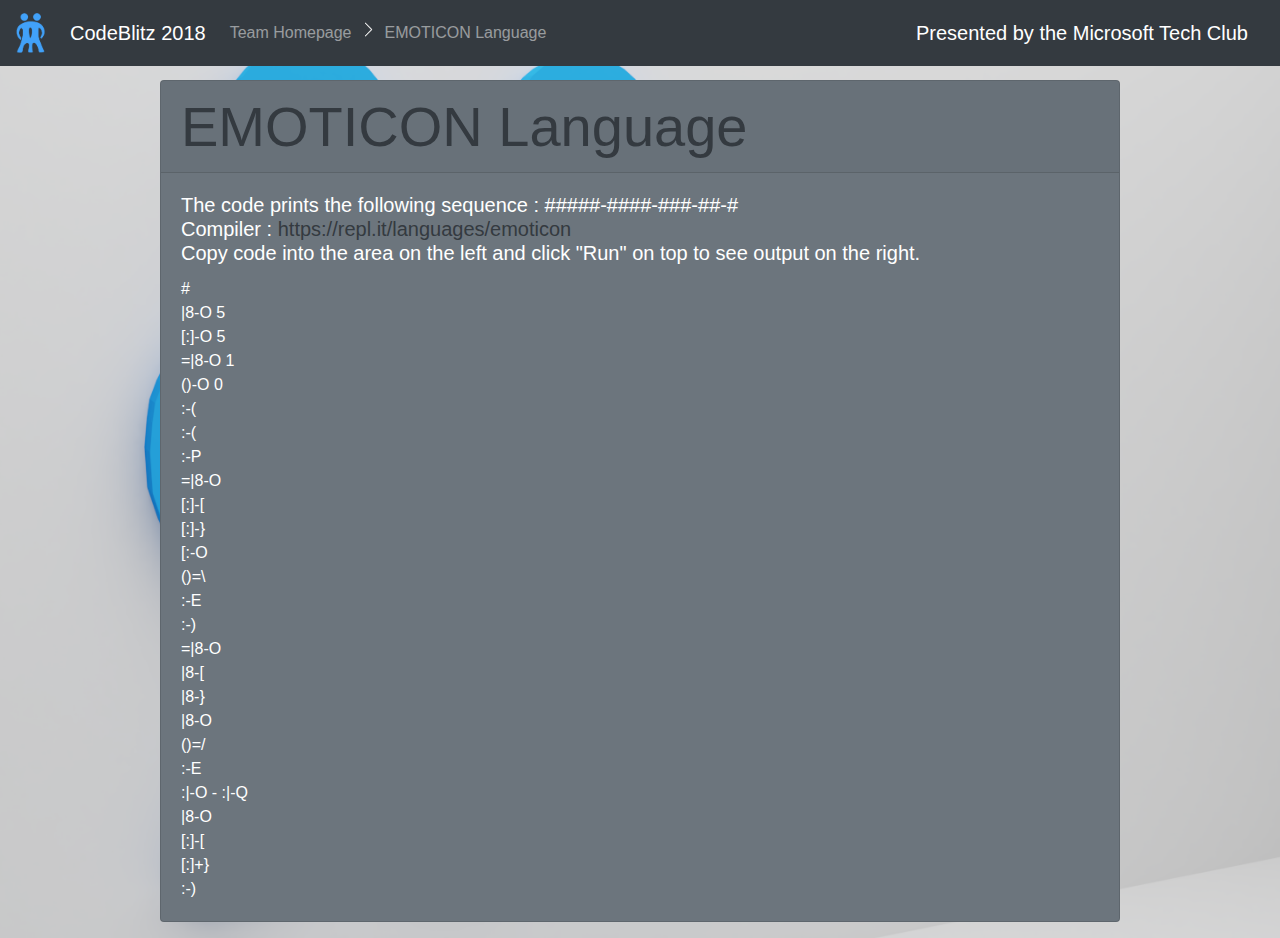
<file: matlab471.html>
<!doctype html>
<html lang="en">
  <head>
    <!-- Required meta tags -->
    <meta charset="utf-8">
    <meta name="viewport" content="width=device-width, initial-scale=1, shrink-to-fit=no">

    <!-- Bootstrap CSS -->
    <link rel="stylesheet" href="https://maxcdn.bootstrapcdn.com/bootstrap/4.0.0/css/bootstrap.min.css" integrity="sha384-Gn5384xqQ1aoWXA+058RXPxPg6fy4IWvTNh0E263XmFcJlSAwiGgFAW/dAiS6JXm" crossorigin="anonymous">
    <link rel="stylesheet" href="css/custom.css">
    <link rel="icon" href="img/logo1.png">
    <title>CodeBlitz 2018</title>
  </head>
  <body>
      
  
      <nav class="navbar navbar-expand-lg navbar-dark bg-dark fixed-top">
          <a class="navbar-brand order-1" href="#">
              Presented by the Microsoft Tech Club
          </a>
        <a class="navbar-brand" href="#">
              <img src="img/logo1.png" width="30" alt="">
        </a>
        <a class="navbar-brand display-1 ml-2" href="#">CodeBlitz 2018</a>
        
        <button class="navbar-toggler" type="button" data-toggle="collapse" data-target="#navbarNav" aria-controls="navbarNav" aria-expanded="false" aria-label="Toggle navigation">
          <span class="navbar-toggler-icon"></span>
        </button>
        <div class="collapse navbar-collapse" id="navbarNav">
          <ul class="navbar-nav">
            <li class="nav-item">
              <a class="nav-link" href="index.html" data-toggle="tooltip" data-placement="bottom" title="Click here to head to homepage!">Team Homepage<span class="sr-only">(current)</span></a>
            </li>
            <li class="nav-item">
                <img src="img/arrow.png" alt="" width="17" class="mt-2">
            </li>
            <li class="nav-item">
                <a class="nav-link" href="matlab471.html" data-toggle="tooltip" data-placement="bottom" title="Current Language">EMOTICON Language<span class="sr-only">(current)</span></a>
            </li>
            
          </ul>
        </div>
      </nav>
    <!-- Question -->

    <div class="card text-white bg-secondary mb-3 mx-auto" style="max-width: 60rem; margin-top: 5rem;">
        <div class="card-header display-4 text-dark">EMOTICON Language</div>
        <div class="card-body">
          <h5 class="card-title">The code prints the following sequence : #####-####-###-##-#<br />
            Compiler : <a href="https://repl.it/languages/emoticon" class="text-dark"> https://repl.it/languages/emoticon</a><br />
            Copy code into the area on the left and click "Run" on top to see output on the right.</h5>
          <p class="card-text">
              #<br />
              |8-O 5<br />
              [:]-O 5<br />
              =|8-O 1<br />
              ()-O 0<br />
              :-(<br />
                :-(<br />
                  :-P<br />
                  =|8-O<br />
                  [:]-[<br />
                  [:]-}<br />
                  [:-O<br />
                  ()=\<br />
                  :-E<br />
                :-)<br />
                =|8-O<br />
                |8-[<br />
                |8-}<br />
                |8-O<br />
                ()=/<br />
                :-E<br />
                :|-O - :|-Q<br />
                |8-O<br />
                [:]-[<br />
                [:]+}<br />
              :-)<br />

          </p>
        </div>
      </div>
    
    <!-- /Question --> 

    <!-- Optional JavaScript -->
    <!-- jQuery first, then Popper.js, then Bootstrap JS -->
    <script src="https://code.jquery.com/jquery-3.2.1.slim.min.js" integrity="sha384-KJ3o2DKtIkvYIK3UENzmM7KCkRr/rE9/Qpg6aAZGJwFDMVNA/GpGFF93hXpG5KkN" crossorigin="anonymous"></script>
    <script src="https://cdnjs.cloudflare.com/ajax/libs/popper.js/1.12.9/umd/popper.min.js" integrity="sha384-ApNbgh9B+Y1QKtv3Rn7W3mgPxhU9K/ScQsAP7hUibX39j7fakFPskvXusvfa0b4Q" crossorigin="anonymous"></script>
    <script src="https://maxcdn.bootstrapcdn.com/bootstrap/4.0.0/js/bootstrap.min.js" integrity="sha384-JZR6Spejh4U02d8jOt6vLEHfe/JQGiRRSQQxSfFWpi1MquVdAyjUar5+76PVCmYl" crossorigin="anonymous"></script>
  </body>
</file>
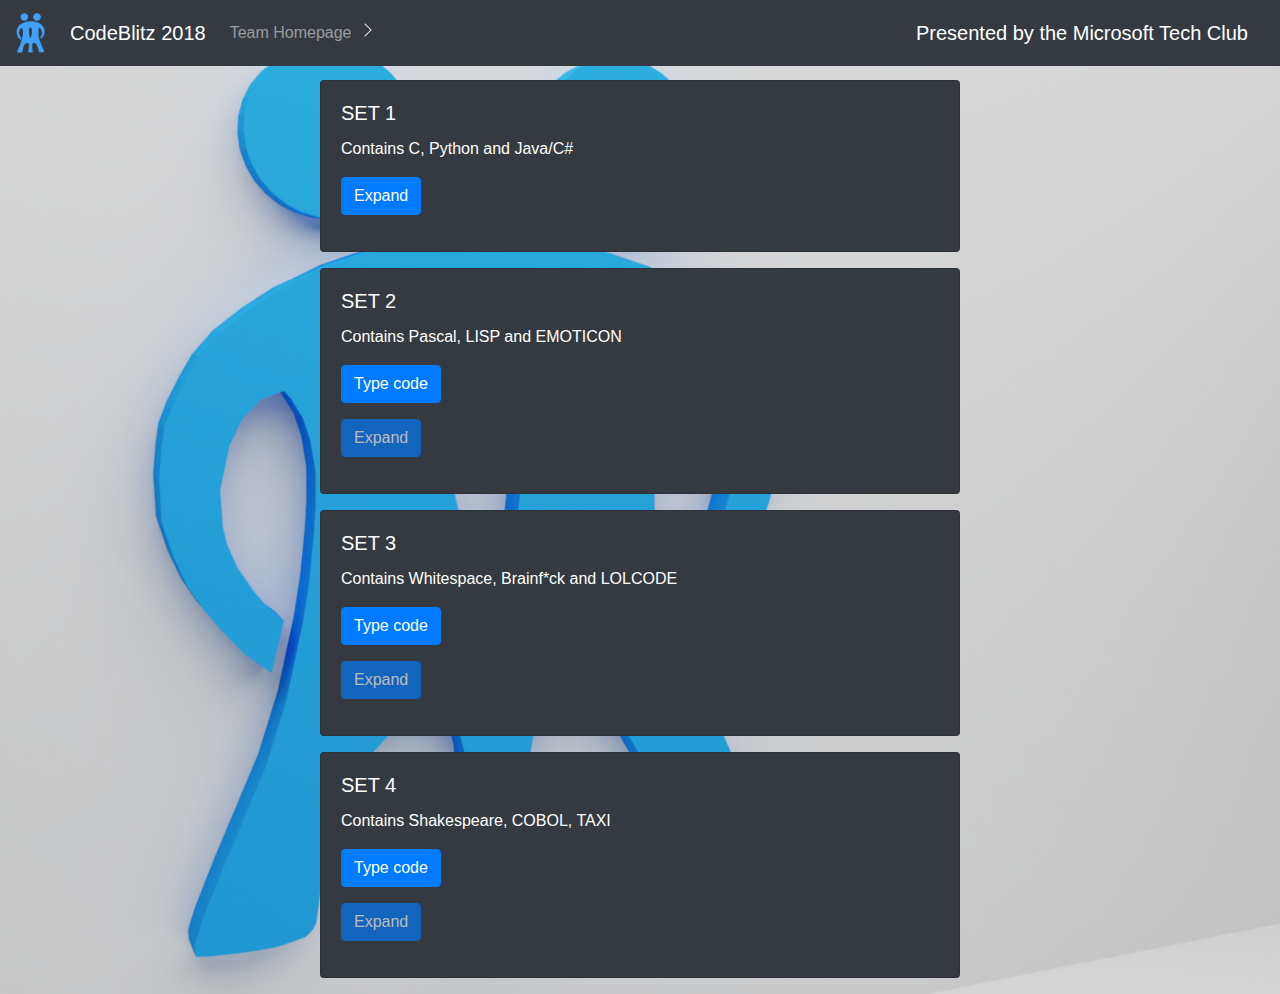
<file: participant.html>
<!doctype html>
<html lang="en">
  <head>
    <!-- Required meta tags -->
    <meta charset="utf-8">
    <meta name="viewport" content="width=device-width, initial-scale=1, shrink-to-fit=no">

    <!-- Bootstrap CSS -->
    <link rel="stylesheet" href="https://maxcdn.bootstrapcdn.com/bootstrap/4.0.0/css/bootstrap.min.css" integrity="sha384-Gn5384xqQ1aoWXA+058RXPxPg6fy4IWvTNh0E263XmFcJlSAwiGgFAW/dAiS6JXm" crossorigin="anonymous">
    <link rel="stylesheet" href="css/custom.css">
    <link rel="icon" href="img/logo1.png">
    <title>CodeBlitz 2018</title>
  </head>
  <body>
      <!-- Navigation Bar -->
        
      
          <nav class="navbar navbar-expand-lg navbar-dark bg-dark fixed-top">
              <a class="navbar-brand order-1" href="#">
                  Presented by the Microsoft Tech Club
              </a>
            <a class="navbar-brand" href="#">
                  <img src="img/logo1.png" width="30" alt="">
            </a>
            <a class="navbar-brand display-1 ml-2" href="#">CodeBlitz 2018</a>
            
            <button class="navbar-toggler" type="button" data-toggle="collapse" data-target="#navbarNav" aria-controls="navbarNav" aria-expanded="false" aria-label="Toggle navigation">
              <span class="navbar-toggler-icon"></span>
            </button>
            <div class="collapse navbar-collapse" id="navbarNav">
              <ul class="navbar-nav">
                <li class="nav-item">
                  <a class="nav-link" href="participant.html" data-toggle="tooltip" data-placement="bottom" title="Click here to go to homepage!">Team Homepage<span class="sr-only">(current)</span></a>
                </li>
                <li class="nav-item">
                    <img src="img/arrow.png" alt="" width="16" class="mt-2">
                </li>
              </ul>
            </div>
          </nav>


        <!-- /Navigation Bar -->
    <!-- Sets -->
    
    <div class="card text-white bg-dark mb-3 mx-auto" style="max-width: 40rem; margin-top:5rem;">
        
        <div class="card-body">
          <h5 class="card-title">SET 1</h5>
          <p class="card-text">Contains C, Python and Java/C#</p>
          <p>
            <a class="btn btn-primary" data-toggle="collapse" href="#collapseExample" role="button" aria-expanded="false" aria-controls="collapseExample">
                  Expand
            </a>
            <div class="collapse" id="collapseExample">
                <div class="card card-body">
                    <a class="text-info" href="c.html" target=\"_blank\">C</a>
                    <a class="text-info" href="python.html" target=\"_blank\">Python</a>
                    <a class="text-info" href="csharp.html" target=\"_blank\">C#</a>
                </div>
            </div>
        </p>
        
        
        </div>
    </div>

    <div class="card text-white bg-dark mb-3 mx-auto" style="max-width: 40rem;" id="set2Card">
        
        <div class="card-body">
            <h5 class="card-title">SET 2</h5>
            <p class="card-text">Contains Pascal, LISP and EMOTICON</p>
            <script src="js/test1.js"></script>
            
        </div>
    </div>

    <div class="card text-white bg-dark mb-3 mx-auto" style="max-width: 40rem;">
        
        <div class="card-body">
            <h5 class="card-title">SET 3</h5>
            <p class="card-text">Contains Whitespace, Brainf*ck and LOLCODE</p>
            <script src="js/test2.js"></script>

            <!-- Enter code for SET 3 -->

        </div>
    </div>

    <div class="card text-white bg-dark card-outline-primary mb-3 mx-auto" style="max-width: 40rem;">
        
        <div class="card-body">
          <h5 class="card-title">SET 4</h5>
          <p class="card-text">Contains Shakespeare, COBOL, TAXI</p>
          <script src="js/test3.js"></script>
        </div>
    </div>
    <!-- /Categories --> 

    <!-- Optional JavaScript -->
    <!-- jQuery first, then Popper.js, then Bootstrap JS -->
    <script src="https://code.jquery.com/jquery-3.2.1.slim.min.js" integrity="sha384-KJ3o2DKtIkvYIK3UENzmM7KCkRr/rE9/Qpg6aAZGJwFDMVNA/GpGFF93hXpG5KkN" crossorigin="anonymous"></script>
    <script src="https://cdnjs.cloudflare.com/ajax/libs/popper.js/1.12.9/umd/popper.min.js" integrity="sha384-ApNbgh9B+Y1QKtv3Rn7W3mgPxhU9K/ScQsAP7hUibX39j7fakFPskvXusvfa0b4Q" crossorigin="anonymous"></script>
    <script src="https://maxcdn.bootstrapcdn.com/bootstrap/4.0.0/js/bootstrap.min.js" integrity="sha384-JZR6Spejh4U02d8jOt6vLEHfe/JQGiRRSQQxSfFWpi1MquVdAyjUar5+76PVCmYl" crossorigin="anonymous"></script>
  </body>
</file>
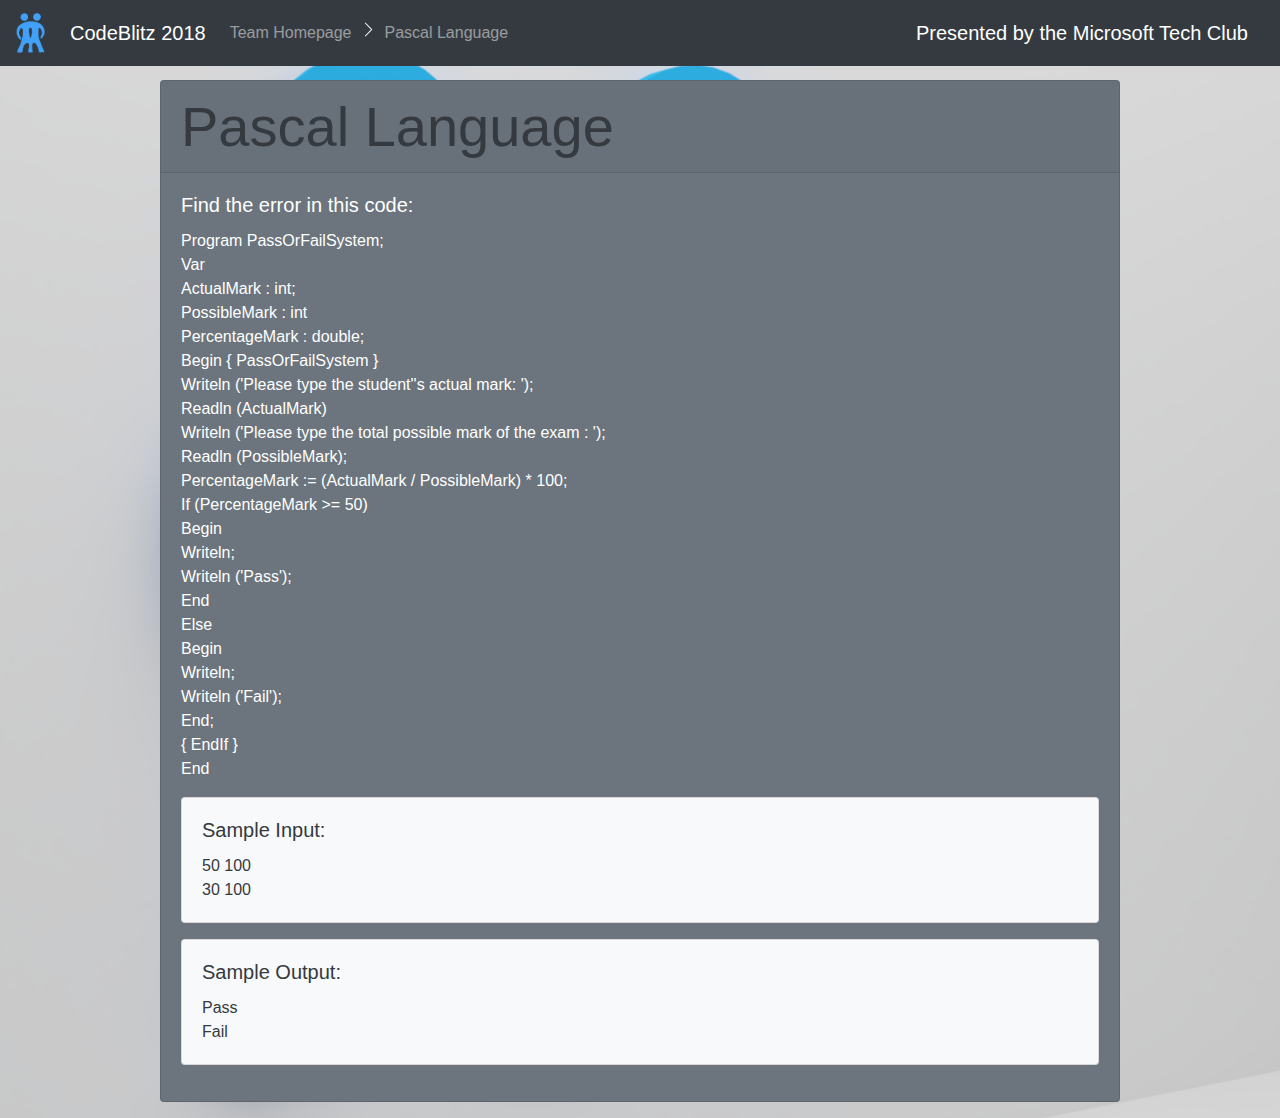
<file: pascal978.html>
<!doctype html>
<html lang="en">
  <head>
    <!-- Required meta tags -->
    <meta charset="utf-8">
    <meta name="viewport" content="width=device-width, initial-scale=1, shrink-to-fit=no">

    <!-- Bootstrap CSS -->
    <link rel="stylesheet" href="https://maxcdn.bootstrapcdn.com/bootstrap/4.0.0/css/bootstrap.min.css" integrity="sha384-Gn5384xqQ1aoWXA+058RXPxPg6fy4IWvTNh0E263XmFcJlSAwiGgFAW/dAiS6JXm" crossorigin="anonymous">
    <link rel="stylesheet" href="css/custom.css">
    <link rel="icon" href="img/logo1.png">
    <title>CodeBlitz 2018</title>
  </head>
  <body>
      
  
      <nav class="navbar navbar-expand-lg navbar-dark bg-dark fixed-top">
          <a class="navbar-brand order-1" href="#">
              Presented by the Microsoft Tech Club
          </a>
        <a class="navbar-brand" href="#">
              <img src="img/logo1.png" width="30" alt="">
        </a>
        <a class="navbar-brand display-1 ml-2" href="#">CodeBlitz 2018</a>
        
        <button class="navbar-toggler" type="button" data-toggle="collapse" data-target="#navbarNav" aria-controls="navbarNav" aria-expanded="false" aria-label="Toggle navigation">
          <span class="navbar-toggler-icon"></span>
        </button>
        <div class="collapse navbar-collapse" id="navbarNav">
          <ul class="navbar-nav">
            <li class="nav-item">
              <a class="nav-link" href="index.html" data-toggle="tooltip" data-placement="bottom" title="Click here to head to homepage!">Team Homepage<span class="sr-only">(current)</span></a>
            </li>
            <li class="nav-item">
                <img src="img/arrow.png" alt="" width="17" class="mt-2">
            </li>
            <li class="nav-item">
                <a class="nav-link" href="pascal978.html" data-toggle="tooltip" data-placement="bottom" title="Current Language">Pascal Language<span class="sr-only">(current)</span></a>
            </li>
            
          </ul>
        </div>
      </nav>
    <!-- Question -->

    <div class="card text-white bg-secondary mb-3 mx-auto" style="max-width: 60rem; margin-top: 5rem;">
        <div class="card-header display-4 text-dark">Pascal Language</div>
        <div class="card-body">
          <h5 class="card-title">Find the error in this code:</h5>
          <p class="card-text">
              Program PassOrFailSystem;<br />

Var<br />

ActualMark : int;<br />

PossibleMark : int<br />

PercentageMark : double;<br />

Begin { PassOrFailSystem }<br />

Writeln ('Please type the student''s actual mark: ');<br />
Readln (ActualMark)<br />

Writeln ('Please type the total possible mark of the exam : ');<br />
Readln (PossibleMark);<br />

PercentageMark := (ActualMark / PossibleMark) * 100;<br />

If (PercentageMark >= 50) <br />
Begin<br />
Writeln;<br />
Writeln ('Pass');<br />
End<br />
Else<br />
Begin<br />
Writeln; <br />
Writeln ('Fail');<br />
End;<br />
{ EndIf }<br />

End<br />
<div class="card bg-light mb-3 mt-3 text-dark" style="max-width: 60rem;">
      
    <div class="card-body">
      <h5 class="card-title">Sample Input:</h5>
      <p class="card-text">
          50 100<br />
          30 100<br />
          
      </p>
    </div>
</div>
<div class="card bg-light mb-3 mt-3 text-dark" style="max-width: 60rem;">
      
    <div class="card-body">
      <h5 class="card-title">Sample Output:</h5>
      <p class="card-text">
          Pass<br />
          Fail<br />
          
      </p>
    </div>
</div>


          </p>
        </div>
      </div>
    
    <!-- /Question --> 

    <!-- Optional JavaScript -->
    <!-- jQuery first, then Popper.js, then Bootstrap JS -->
    <script src="https://code.jquery.com/jquery-3.2.1.slim.min.js" integrity="sha384-KJ3o2DKtIkvYIK3UENzmM7KCkRr/rE9/Qpg6aAZGJwFDMVNA/GpGFF93hXpG5KkN" crossorigin="anonymous"></script>
    <script src="https://cdnjs.cloudflare.com/ajax/libs/popper.js/1.12.9/umd/popper.min.js" integrity="sha384-ApNbgh9B+Y1QKtv3Rn7W3mgPxhU9K/ScQsAP7hUibX39j7fakFPskvXusvfa0b4Q" crossorigin="anonymous"></script>
    <script src="https://maxcdn.bootstrapcdn.com/bootstrap/4.0.0/js/bootstrap.min.js" integrity="sha384-JZR6Spejh4U02d8jOt6vLEHfe/JQGiRRSQQxSfFWpi1MquVdAyjUar5+76PVCmYl" crossorigin="anonymous"></script>
  </body>
</file>
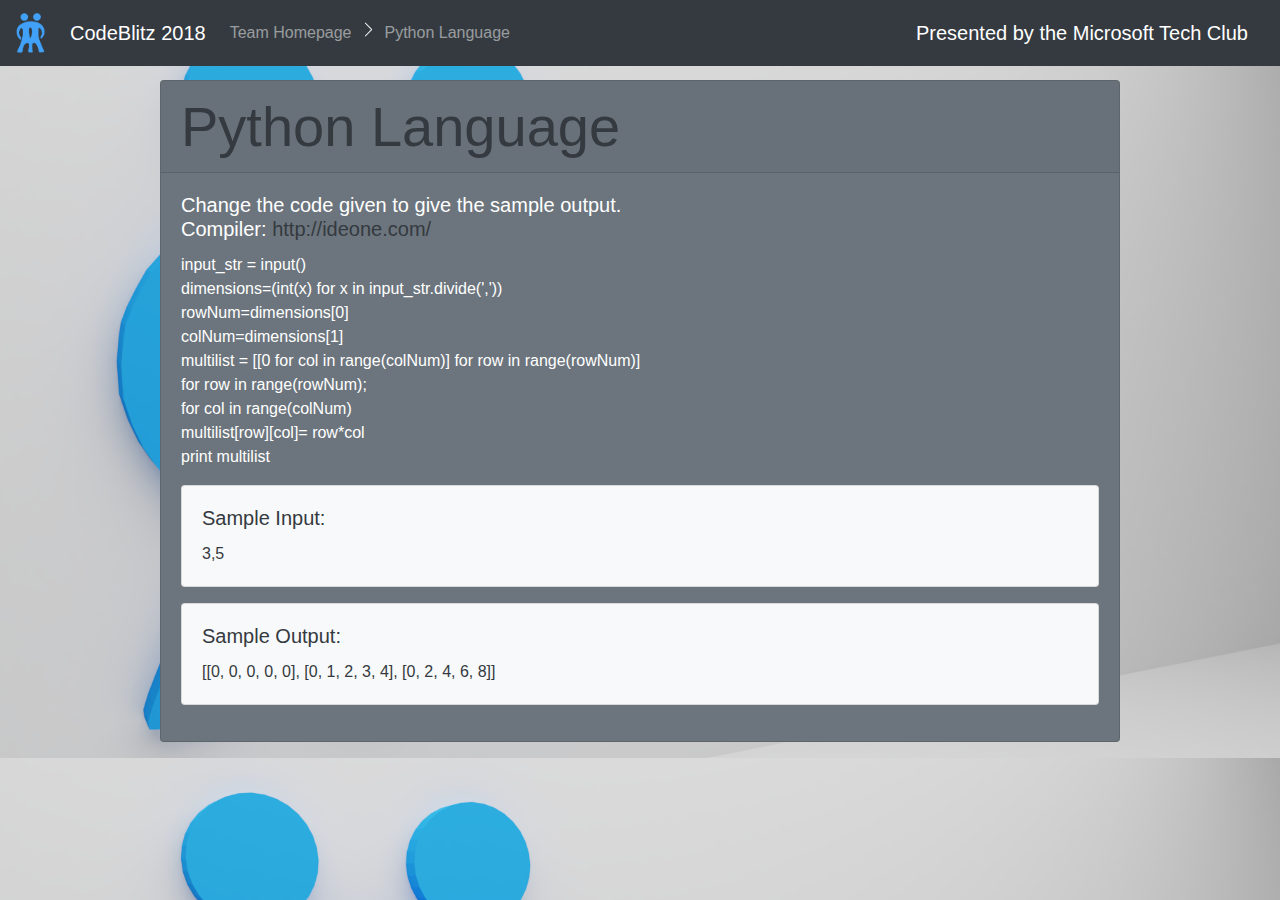
<file: python.html>
<!doctype html>
<html lang="en">
  <head>
    <!-- Required meta tags -->
    <meta charset="utf-8">
    <meta name="viewport" content="width=device-width, initial-scale=1, shrink-to-fit=no">

    <!-- Bootstrap CSS -->
    <link rel="stylesheet" href="https://maxcdn.bootstrapcdn.com/bootstrap/4.0.0/css/bootstrap.min.css" integrity="sha384-Gn5384xqQ1aoWXA+058RXPxPg6fy4IWvTNh0E263XmFcJlSAwiGgFAW/dAiS6JXm" crossorigin="anonymous">
    <link rel="stylesheet" href="css/custom.css">
    <link rel="icon" href="img/logo1.png">
    <title>CodeBlitz 2018</title>
  </head>
  <body>
      
  
      <nav class="navbar navbar-expand-lg navbar-dark bg-dark fixed-top">
          <a class="navbar-brand order-1" href="#">
              Presented by the Microsoft Tech Club
          </a>
        <a class="navbar-brand" href="#">
              <img src="img/logo1.png" width="30" alt="">
        </a>
        <a class="navbar-brand display-1 ml-2" href="#">CodeBlitz 2018</a>
        
        <button class="navbar-toggler" type="button" data-toggle="collapse" data-target="#navbarNav" aria-controls="navbarNav" aria-expanded="false" aria-label="Toggle navigation">
          <span class="navbar-toggler-icon"></span>
        </button>
        <div class="collapse navbar-collapse" id="navbarNav">
          <ul class="navbar-nav">
            <li class="nav-item">
              <a class="nav-link" href="index.html" data-toggle="tooltip" data-placement="bottom" title="Click here to head to homepage!">Team Homepage<span class="sr-only">(current)</span></a>
            </li>
            <li class="nav-item">
                <img src="img/arrow.png" alt="" width="17" class="mt-2">
            </li>
            <li class="nav-item">
                <a class="nav-link" href="python.html" data-toggle="tooltip" data-placement="bottom" title="Current Language">Python Language<span class="sr-only">(current)</span></a>
            </li>
            
          </ul>
        </div>
      </nav>
    <!-- Question -->

    <div class="card text-white bg-secondary mb-3 mx-auto" style="max-width: 60rem; margin-top: 5rem;">
        <div class="card-header display-4 text-dark">Python Language</div>
        <div class="card-body">
          <h5 class="card-title">Change the code given to give the sample output.  <br />Compiler: <a href="http://ideone.com/" class="text-dark">http://ideone.com/</a></h5>
          <p class="card-text">
              input_str = input()<br />

              dimensions=(int(x) for x in input_str.divide(','))<br />
              
              rowNum=dimensions[0]<br />
              
              colNum=dimensions[1]<br />
              
              multilist = [[0 for col in range(colNum)] for row in range(rowNum)]<br />
              
              for row in range(rowNum);<br />
              
              for col in range(colNum)<br />
              
              multilist[row][col]= row*col<br />
              
              print multilist<br />
              <div class="card bg-light mb-3 mt-3 text-dark" style="max-width: 60rem;">
      
                  <div class="card-body">
                    <h5 class="card-title">Sample Input:</h5>
                    <p class="card-text">
                        3,5
                    </p>
                  </div>
              </div>
              <div class="card bg-light mb-3 mt-3 text-dark" style="max-width: 60rem;">
      
                  <div class="card-body">
                    <h5 class="card-title">Sample Output:</h5>
                    <p class="card-text">
                        [[0, 0, 0, 0, 0], [0, 1, 2, 3, 4], [0, 2, 4, 6, 8]]
                    </p>
                  </div>
              </div>
              
          </p>
        </div>
      </div>
    
    <!-- /Question --> 

    <!-- Optional JavaScript -->
    <!-- jQuery first, then Popper.js, then Bootstrap JS -->
    <script src="https://code.jquery.com/jquery-3.2.1.slim.min.js" integrity="sha384-KJ3o2DKtIkvYIK3UENzmM7KCkRr/rE9/Qpg6aAZGJwFDMVNA/GpGFF93hXpG5KkN" crossorigin="anonymous"></script>
    <script src="https://cdnjs.cloudflare.com/ajax/libs/popper.js/1.12.9/umd/popper.min.js" integrity="sha384-ApNbgh9B+Y1QKtv3Rn7W3mgPxhU9K/ScQsAP7hUibX39j7fakFPskvXusvfa0b4Q" crossorigin="anonymous"></script>
    <script src="https://maxcdn.bootstrapcdn.com/bootstrap/4.0.0/js/bootstrap.min.js" integrity="sha384-JZR6Spejh4U02d8jOt6vLEHfe/JQGiRRSQQxSfFWpi1MquVdAyjUar5+76PVCmYl" crossorigin="anonymous"></script>
  </body>
</file>
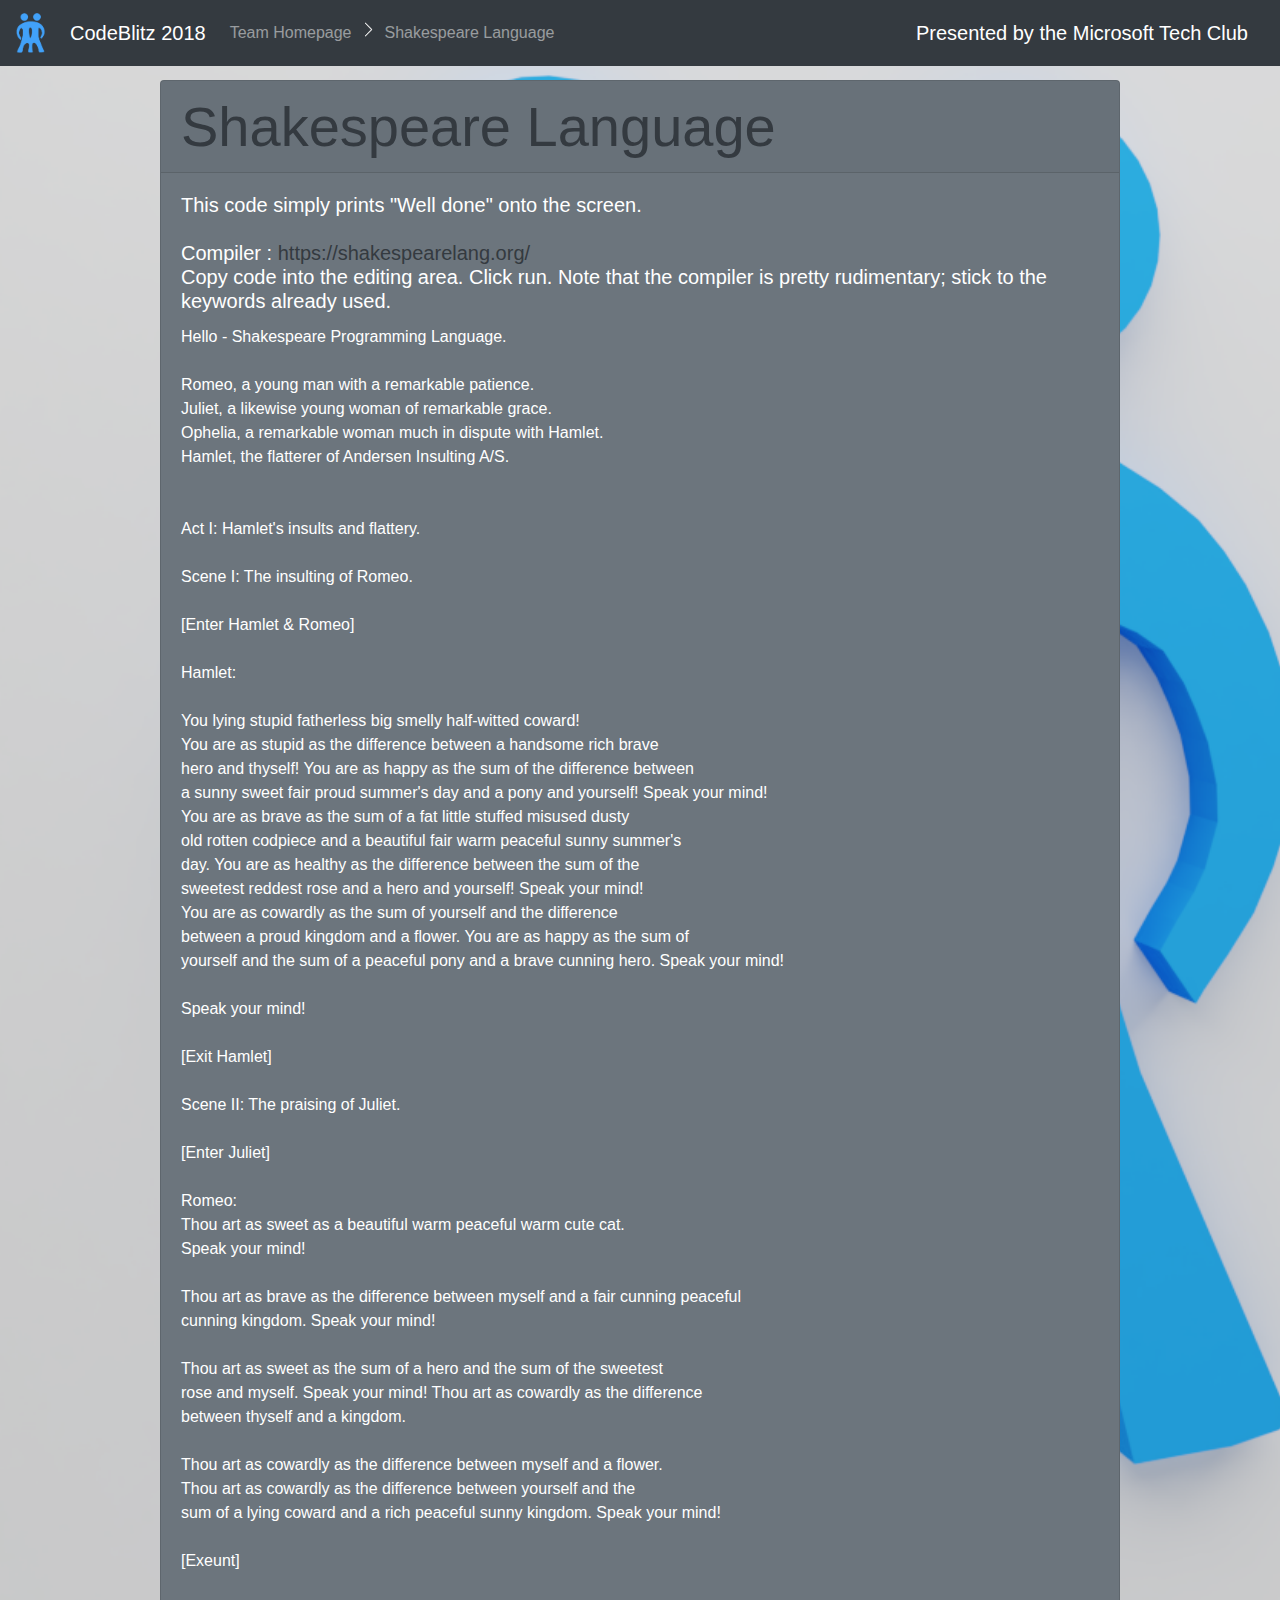
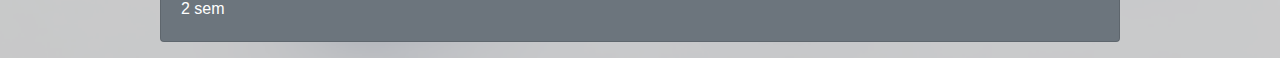
<file: Shakespeare293813.html>
<!doctype html>
<html lang="en">
  <head>
    <!-- Required meta tags -->
    <meta charset="utf-8">
    <meta name="viewport" content="width=device-width, initial-scale=1, shrink-to-fit=no">

    <!-- Bootstrap CSS -->
    <link rel="stylesheet" href="https://maxcdn.bootstrapcdn.com/bootstrap/4.0.0/css/bootstrap.min.css" integrity="sha384-Gn5384xqQ1aoWXA+058RXPxPg6fy4IWvTNh0E263XmFcJlSAwiGgFAW/dAiS6JXm" crossorigin="anonymous">
    <link rel="stylesheet" href="css/custom.css">
    <link rel="icon" href="img/logo1.png">
    <title>CodeBlitz 2018</title>
  </head>
  <body>
      
  
      <nav class="navbar navbar-expand-lg navbar-dark bg-dark fixed-top">
          <a class="navbar-brand order-1" href="#">
              Presented by the Microsoft Tech Club
          </a>
        <a class="navbar-brand" href="#">
              <img src="img/logo1.png" width="30" alt="">
        </a>
        <a class="navbar-brand display-1 ml-2" href="#">CodeBlitz 2018</a>
        
        <button class="navbar-toggler" type="button" data-toggle="collapse" data-target="#navbarNav" aria-controls="navbarNav" aria-expanded="false" aria-label="Toggle navigation">
          <span class="navbar-toggler-icon"></span>
        </button>
        <div class="collapse navbar-collapse" id="navbarNav">
          <ul class="navbar-nav">
            <li class="nav-item">
              <a class="nav-link" href="index.html" data-toggle="tooltip" data-placement="bottom" title="Click here to head to homepage!">Team Homepage<span class="sr-only">(current)</span></a>
            </li>
            <li class="nav-item">
                <img src="img/arrow.png" alt="" width="17" class="mt-2">
            </li>
            <li class="nav-item">
                <a class="nav-link" href="Shakespeare293813.html" data-toggle="tooltip" data-placement="bottom" title="Current Language">Shakespeare Language<span class="sr-only">(current)</span></a>
            </li>
            
          </ul>
        </div>
      </nav>
    <!-- Question -->

    <div class="card text-white bg-secondary mb-3 mx-auto" style="max-width: 60rem; margin-top: 5rem;">
        <div class="card-header display-4 text-dark">Shakespeare Language</div>
        <div class="card-body">
          <h5 class="card-title">This code simply prints "Well done" onto the screen.<br /><br />Compiler : <a href="https://shakespearelang.org/" class="text-dark">https://shakespearelang.org/</a><br />
            Copy code into the editing area. Click run.
            Note that the compiler is pretty rudimentary; stick to the keywords already used.</h5>
          <p class="card-text">
              Hello - Shakespeare Programming Language.<br /><br />

              Romeo, a young man with a remarkable patience.<br />
              Juliet, a likewise young woman of remarkable grace.<br />
              Ophelia, a remarkable woman much in dispute with Hamlet.<br />
              Hamlet, the flatterer of Andersen Insulting A/S.<br /><br /><br />
              
              
                        Act I: Hamlet's insults and flattery.<br /><br />
              
                        Scene I: The insulting of Romeo.<br /><br />
              
              [Enter Hamlet &amp; Romeo]<br /><br />
              
              Hamlet:<br /><br />
              
               You lying stupid fatherless big smelly half-witted coward!<br />
               You are as stupid as the difference between a handsome rich brave<br />
               hero and thyself! You are as happy as the sum of the difference between<br />
               a sunny sweet fair proud summer's day and a pony and yourself! Speak your mind!<br />
              
               You are as brave as the sum of a fat little stuffed misused dusty<br />
               old rotten codpiece and a beautiful fair warm peaceful sunny summer's<br />
               day. You are as healthy as the difference between the sum of the<br />
               sweetest reddest rose and a hero and yourself! Speak your mind!<br />
              
               You are as cowardly as the sum of yourself and the difference<br />
               between a proud kingdom and a flower. You are as happy as the sum of<br />
               yourself and the sum of a peaceful pony and a brave cunning hero. Speak your mind!<br /><br />
              
               Speak your mind!<br /><br />
              
              [Exit Hamlet]<br /><br />
              
                        Scene II: The praising of Juliet.<br /><br />
              
              [Enter Juliet]<br /><br />
              
              Romeo:<br />
               Thou art as sweet as a beautiful warm peaceful warm cute cat.<br />
               Speak your mind!<br /><br />
               
               Thou art as brave as the difference between myself and a fair cunning peaceful<br />
               cunning kingdom. Speak your mind!<br /><br />
               
               Thou art as sweet as the sum of a hero and the sum of the sweetest<br />
               rose and myself. Speak your mind! Thou art as cowardly as the difference<br />
               between thyself and a kingdom.<br /><br />
               
               Thou art as cowardly as the difference between myself and a flower.<br />
               Thou art as cowardly as the difference between yourself and the<br />
               sum of a lying coward and a rich peaceful sunny kingdom. Speak your mind!<br /><br />
              
              [Exeunt]<br /><br />
              
              2 sem

          </p>
        </div>
      </div>
    
    <!-- /Question --> 

    <!-- Optional JavaScript -->
    <!-- jQuery first, then Popper.js, then Bootstrap JS -->
    <script src="https://code.jquery.com/jquery-3.2.1.slim.min.js" integrity="sha384-KJ3o2DKtIkvYIK3UENzmM7KCkRr/rE9/Qpg6aAZGJwFDMVNA/GpGFF93hXpG5KkN" crossorigin="anonymous"></script>
    <script src="https://cdnjs.cloudflare.com/ajax/libs/popper.js/1.12.9/umd/popper.min.js" integrity="sha384-ApNbgh9B+Y1QKtv3Rn7W3mgPxhU9K/ScQsAP7hUibX39j7fakFPskvXusvfa0b4Q" crossorigin="anonymous"></script>
    <script src="https://maxcdn.bootstrapcdn.com/bootstrap/4.0.0/js/bootstrap.min.js" integrity="sha384-JZR6Spejh4U02d8jOt6vLEHfe/JQGiRRSQQxSfFWpi1MquVdAyjUar5+76PVCmYl" crossorigin="anonymous"></script>
  </body>
</file>
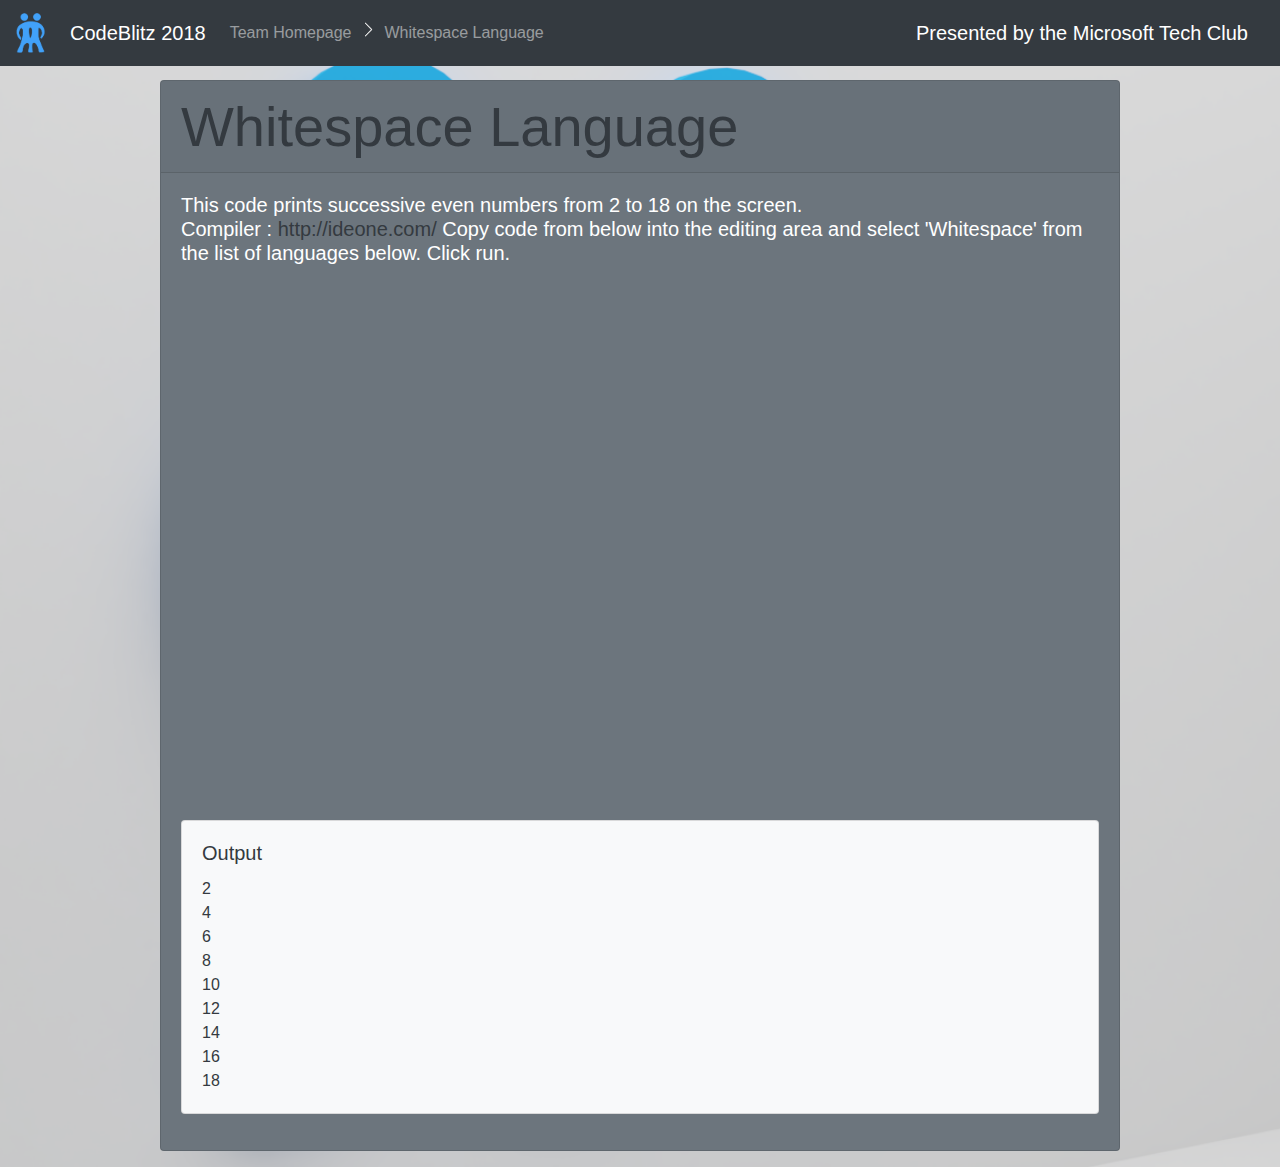
<file: whitespace9274.html>
<!doctype html>
<html lang="en">
  <head>
    <!-- Required meta tags -->
    <meta charset="utf-8">
    <meta name="viewport" content="width=device-width, initial-scale=1, shrink-to-fit=no">

    <!-- Bootstrap CSS -->
    <link rel="stylesheet" href="https://maxcdn.bootstrapcdn.com/bootstrap/4.0.0/css/bootstrap.min.css" integrity="sha384-Gn5384xqQ1aoWXA+058RXPxPg6fy4IWvTNh0E263XmFcJlSAwiGgFAW/dAiS6JXm" crossorigin="anonymous">
    <link rel="stylesheet" href="css/custom.css">
    <link rel="icon" href="img/logo1.png">
    <title>CodeBlitz 2018</title>
  </head>
  <body>
      
  
      <nav class="navbar navbar-expand-lg navbar-dark bg-dark fixed-top">
          <a class="navbar-brand order-1" href="#">
              Presented by the Microsoft Tech Club
          </a>
        <a class="navbar-brand" href="#">
              <img src="img/logo1.png" width="30" alt="">
        </a>
        <a class="navbar-brand display-1 ml-2" href="#">CodeBlitz 2018</a>
        
        <button class="navbar-toggler" type="button" data-toggle="collapse" data-target="#navbarNav" aria-controls="navbarNav" aria-expanded="false" aria-label="Toggle navigation">
          <span class="navbar-toggler-icon"></span>
        </button>
        <div class="collapse navbar-collapse" id="navbarNav">
          <ul class="navbar-nav">
            <li class="nav-item">
              <a class="nav-link" href="index.html" data-toggle="tooltip" data-placement="bottom" title="Click here to head to homepage!">Team Homepage<span class="sr-only">(current)</span></a>
            </li>
            <li class="nav-item">
                <img src="img/arrow.png" alt="" width="17" class="mt-2">
            </li>
            <li class="nav-item">
                <a class="nav-link" href="whitespace9274.html" data-toggle="tooltip" data-placement="bottom" title="Current Language">Whitespace Language<span class="sr-only">(current)</span></a>
            </li>
            
          </ul>
        </div>
      </nav>
    <!-- Question -->

    <div class="card text-white bg-secondary mb-3 mx-auto" style="max-width: 60rem; margin-top: 5rem;">
        <div class="card-header display-4 text-dark text-dark">Whitespace Language</div>
        <div class="card-body">
          <h5 class="card-title">This code prints successive even numbers from 2 to 18 on the screen.<br />Compiler : <a href="http://ideone.com/" class="text-dark">http://ideone.com/</a> 
              Copy code from below into the editing area and select 'Whitespace' from the list of languages below. Click run.</h5>
          <p class="card-text">
<pre class="tab">   	 

   	    		
 
 	
 	   	 	 
	
      	
	    
    	 	  
	  	
	  	   	 	

 
 	    		

   	   	 	
 




  </pre><br />
  <div class="card bg-light mb-3 mt-3 text-dark" style="max-width: 60rem;">
      
      <div class="card-body">
        <h5 class="card-title">Output</h5>
        <p class="card-text">
            2<br />
            4<br />
            6<br />
            8<br />
            10<br />
            12<br />
            14<br />
            16<br />
            18
        </p>
      </div>
  </div>
  

          </p>
        </div>
      </div>
    
    <!-- /Question --> 

    <!-- Optional JavaScript -->
    <!-- jQuery first, then Popper.js, then Bootstrap JS -->
    <script src="https://code.jquery.com/jquery-3.2.1.slim.min.js" integrity="sha384-KJ3o2DKtIkvYIK3UENzmM7KCkRr/rE9/Qpg6aAZGJwFDMVNA/GpGFF93hXpG5KkN" crossorigin="anonymous"></script>
    <script src="https://cdnjs.cloudflare.com/ajax/libs/popper.js/1.12.9/umd/popper.min.js" integrity="sha384-ApNbgh9B+Y1QKtv3Rn7W3mgPxhU9K/ScQsAP7hUibX39j7fakFPskvXusvfa0b4Q" crossorigin="anonymous"></script>
    <script src="https://maxcdn.bootstrapcdn.com/bootstrap/4.0.0/js/bootstrap.min.js" integrity="sha384-JZR6Spejh4U02d8jOt6vLEHfe/JQGiRRSQQxSfFWpi1MquVdAyjUar5+76PVCmYl" crossorigin="anonymous"></script>
  </body>
</file>
<file: css/custom.css>
body{
    background: url('../css/test3.png');
    
    background-size: cover;
}

.card{

}
</file>
